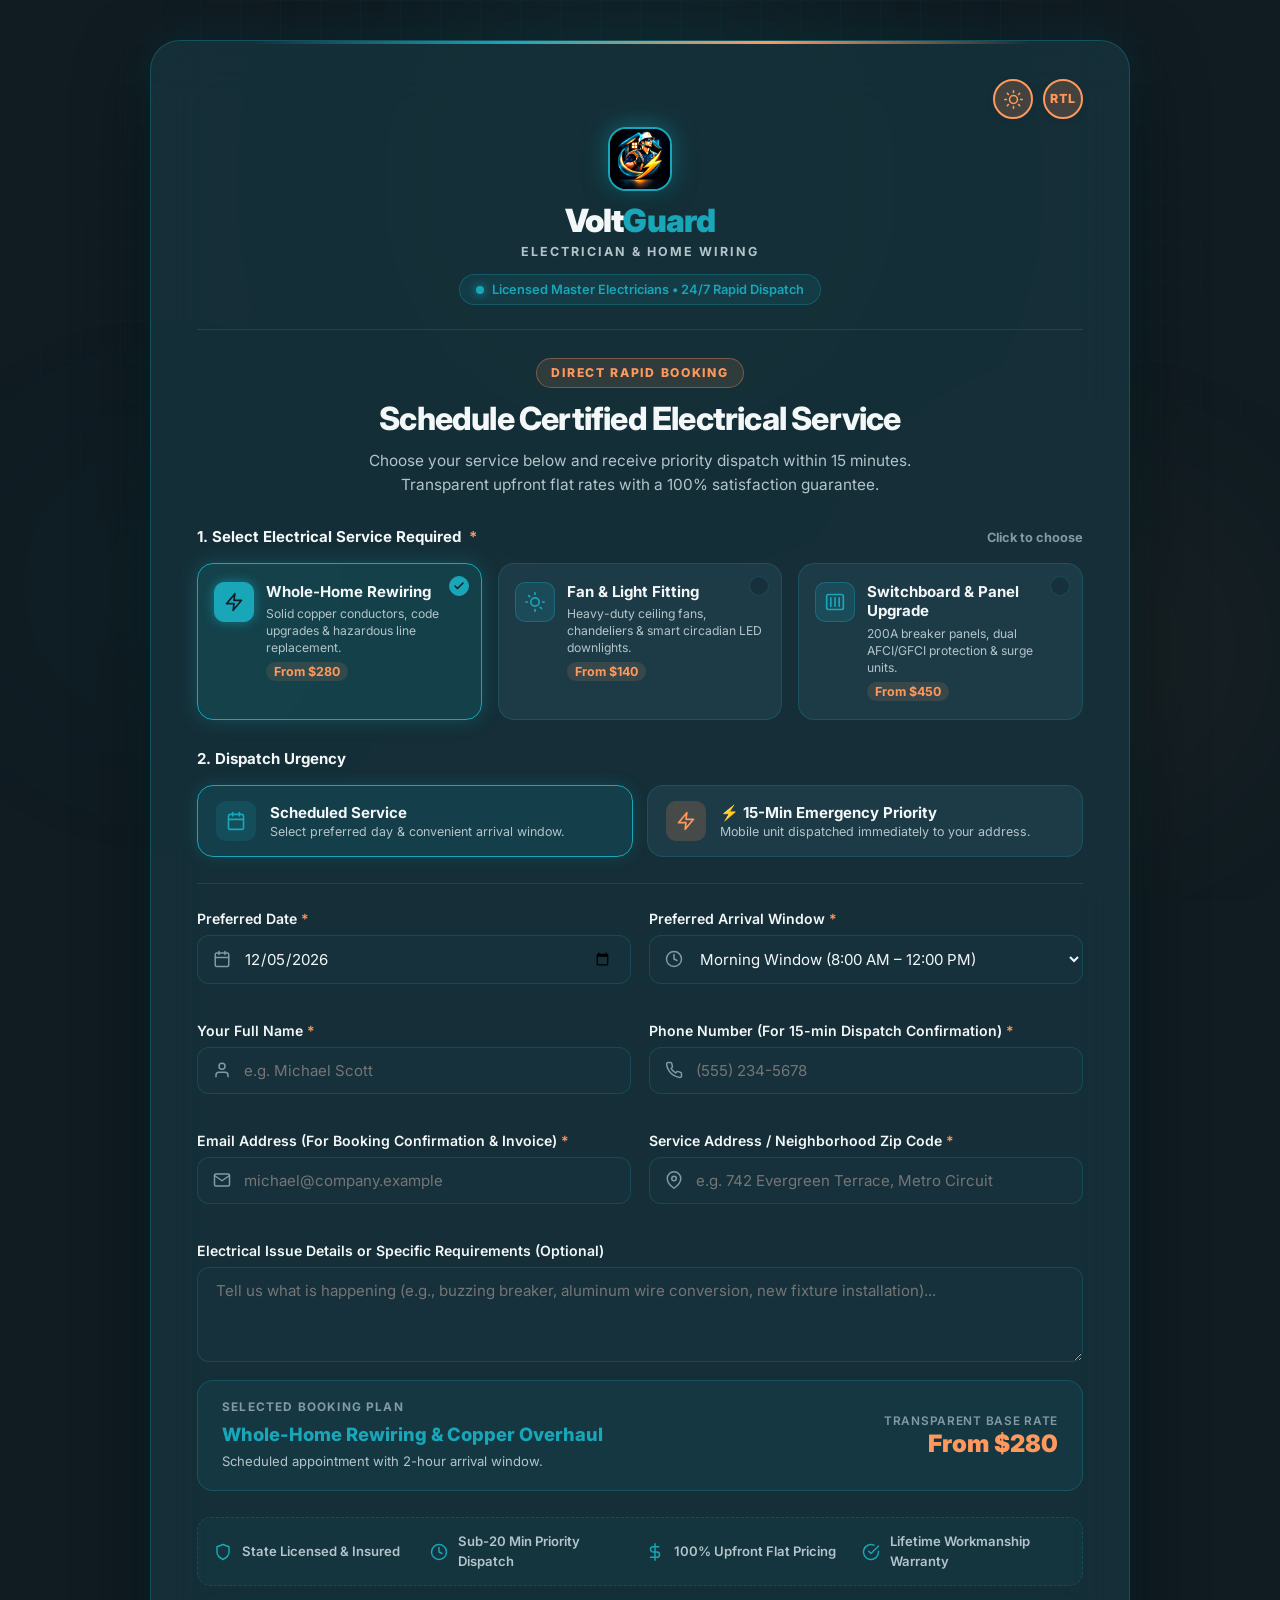
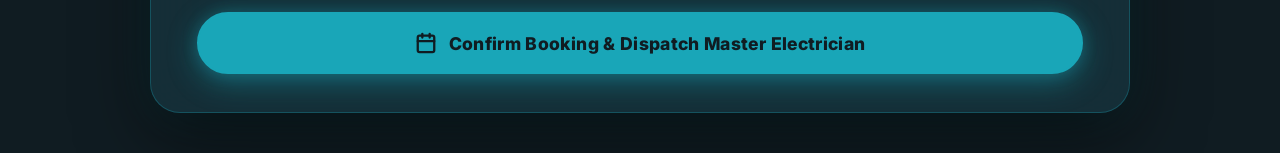
<file: book-a-service.html>
<!DOCTYPE html>
<html lang="en" dir="ltr" data-theme="dark">

<head>
  <meta charset="UTF-8">
  <meta name="viewport" content="width=device-width, initial-scale=1.0">
  <title>Book a Master Electrician Service | VoltGuard Certified Electrical</title>
  <meta name="description"
    content="Book licensed master electricians for rapid residential wiring, switchboard repair, and architectural lighting installations.">

  <!-- Google Fonts: Inter -->
  <link rel="preconnect" href="https://fonts.googleapis.com">
  <link rel="preconnect" href="https://fonts.gstatic.com" crossorigin>
  <link href="https://fonts.googleapis.com/css2?family=Inter:wght@400;500;600;700;800;900&display=swap"
    rel="stylesheet">

  <!-- Favicon -->
  <link rel="icon" type="image/png" href="logo.png">

  <!-- Core Stylesheets & Custom Booking Styling -->
  <link rel="stylesheet" href="index.css">
  <link rel="stylesheet" href="standard_header.css">
  <link rel="stylesheet" href="book-a-service.css">
</head>

<body class="booking-page-body">

  <!-- Luxury Ambient Background Atmosphere -->
  <div class="booking-bg-glows" aria-hidden="true">
    <div class="bg-glow-orb bg-glow-orb-primary"></div>
    <div class="bg-glow-orb bg-glow-orb-secondary"></div>
    <div class="bg-glow-orb bg-glow-orb-accent"></div>
    <div class="bg-grid-mesh"></div>
  </div>

  <!-- Main Booking Terminal -->
  <main class="booking-main-wrapper">
    <div class="booking-card-glass">

      <!-- Card Top Right Toggles: Theme & RTL -->
      <div class="card-top-nav">
        <div class="top-toggles-container">
          <!-- 1. Theme Toggle (40x40 icon button) -->
          <button type="button" class="header-icon-btn theme-btn" id="themeToggleBtn" aria-label="Switch Theme"
            title="Toggle Theme (Dark / Light)">
            <!-- Sun Icon (Active in Dark mode) -->
            <svg class="theme-icon icon-sun" viewBox="0 0 24 24" fill="none" stroke="currentColor" stroke-width="2"
              stroke-linecap="round" stroke-linejoin="round" aria-hidden="true">
              <circle cx="12" cy="12" r="5"></circle>
              <line x1="12" y1="1" x2="12" y2="3"></line>
              <line x1="12" y1="21" x2="12" y2="23"></line>
              <line x1="4.22" y1="4.22" x2="5.64" y2="5.64"></line>
              <line x1="18.36" y1="18.36" x2="19.78" y2="19.78"></line>
              <line x1="1" y1="12" x2="3" y2="12"></line>
              <line x1="21" y1="12" x2="23" y2="12"></line>
              <line x1="4.22" y1="19.78" x2="5.64" y2="18.36"></line>
              <line x1="18.36" y1="5.64" x2="19.78" y2="4.22"></line>
            </svg>
            <!-- Moon Icon (Active in Light mode) -->
            <svg class="theme-icon icon-moon" viewBox="0 0 24 24" fill="none" stroke="currentColor" stroke-width="2"
              stroke-linecap="round" stroke-linejoin="round" aria-hidden="true">
              <path d="M21 12.79A9 9 0 1 1 11.21 3 7 7 0 0 0 21 12.79z"></path>
            </svg>
            <span class="sr-only">Toggle Theme</span>
          </button>

          <!-- 2. RTL Toggle Button (40x40 size) -->
          <button type="button" class="header-icon-btn rtl-btn" id="rtlToggleBtn"
            aria-label="Toggle Right to Left direction" title="Toggle RTL / LTR layout">
            <span class="rtl-label">RTL</span>
            <span class="sr-only">Toggle RTL</span>
          </button>
        </div>
      </div>

      <!-- Center Aligned Logo & Brand Name Inside The Card -->
      <div class="card-brand-center">
        <a href="index.html" class="brand-anchor-center" aria-label="VoltGuard Electrician &amp; Home Wiring">
          <div class="brand-logo-symbol-lg">
            <img src="logo.png" alt="VoltGuard Electrician &amp; Home Wiring Logo" class="brand-logo-img" width="68"
              height="68">
          </div>
          <div class="brand-text-block-center">
            <h1 class="brand-title-lg">Volt<span>Guard</span></h1>
            <span class="brand-subtitle-lg">Electrician &amp; Home Wiring</span>
          </div>
        </a>
        <div class="brand-status-pill">
          <span class="status-live-dot" aria-hidden="true"></span>
          <span>Licensed Master Electricians &bull; 24/7 Rapid Dispatch</span>
        </div>
      </div>

      <!-- View 1: Booking Form -->
      <div id="bookingFormView">
        <div class="booking-header-block">
          <span class="booking-badge-tag">Direct Rapid Booking</span>
          <h2 class="booking-card-title">Schedule Certified Electrical Service</h2>
          <p class="booking-card-subtitle">
            Choose your service below and receive priority dispatch within 15 minutes. Transparent upfront flat rates with a 100% satisfaction guarantee.
          </p>
        </div>

        <form id="voltguardBookingForm" novalidate>
          <input type="hidden" id="selectedServiceInput" value="Whole-Home Rewiring &amp; Copper Overhaul">
          <input type="hidden" id="selectedUrgencyInput" value="standard">

          <!-- 1. Interactive Service Category Selection Grid (3 Core Services) -->
          <div class="section-subtitle-label">
            <span>1. Select Electrical Service Required <span class="req-star">*</span></span>
            <small style="color:var(--text-muted); font-size:0.8rem;">Click to choose</small>
          </div>

          <div class="services-grid-selector">
            <!-- Service 1: Whole-Home Rewiring -->
            <button type="button" class="service-tile-btn selected" data-service-key="wiring"
              data-service-name="Whole-Home Rewiring &amp; Copper Overhaul" data-service-price="From $280"
              aria-pressed="true">
              <div class="service-tile-icon">
                <svg viewBox="0 0 24 24" fill="none" stroke="currentColor" stroke-width="2" stroke-linecap="round"
                  stroke-linejoin="round">
                  <path d="M13 2L3 14h9l-1 8 10-12h-9l1-8z" />
                </svg>
              </div>
              <div class="service-tile-text">
                <span class="service-tile-title">Whole-Home Rewiring</span>
                <span class="service-tile-desc">Solid copper conductors, code upgrades &amp; hazardous line replacement.</span>
                <span class="service-tile-price">From $280</span>
              </div>
              <div class="tile-check-indicator" aria-hidden="true">
                <svg viewBox="0 0 24 24" fill="none" stroke="currentColor" stroke-linecap="round"
                  stroke-linejoin="round">
                  <polyline points="20 6 9 17 4 12"></polyline>
                </svg>
              </div>
            </button>

            <!-- Service 2: Fan & Light Fitting -->
            <button type="button" class="service-tile-btn" data-service-key="fan-light"
              data-service-name="Fan &amp; Architectural Light Fitting" data-service-price="From $140"
              aria-pressed="false">
              <div class="service-tile-icon">
                <svg viewBox="0 0 24 24" fill="none" stroke="currentColor" stroke-width="2" stroke-linecap="round"
                  stroke-linejoin="round">
                  <circle cx="12" cy="12" r="5" />
                  <line x1="12" y1="1" x2="12" y2="3" />
                  <line x1="12" y1="21" x2="12" y2="23" />
                  <line x1="4.22" y1="4.22" x2="5.64" y2="5.64" />
                  <line x1="18.36" y1="18.36" x2="19.78" y2="19.78" />
                  <line x1="1" y1="12" x2="3" y2="12" />
                  <line x1="21" y1="12" x2="23" y2="12" />
                </svg>
              </div>
              <div class="service-tile-text">
                <span class="service-tile-title">Fan &amp; Light Fitting</span>
                <span class="service-tile-desc">Heavy-duty ceiling fans, chandeliers &amp; smart circadian LED downlights.</span>
                <span class="service-tile-price">From $140</span>
              </div>
              <div class="tile-check-indicator" aria-hidden="true">
                <svg viewBox="0 0 24 24" fill="none" stroke="currentColor" stroke-linecap="round"
                  stroke-linejoin="round">
                  <polyline points="20 6 9 17 4 12"></polyline>
                </svg>
              </div>
            </button>

            <!-- Service 3: Switchboard & Panel Upgrade -->
            <button type="button" class="service-tile-btn" data-service-key="switchboard"
              data-service-name="Switchboard Repair &amp; 200A Breaker Upgrades" data-service-price="From $450"
              aria-pressed="false">
              <div class="service-tile-icon">
                <svg viewBox="0 0 24 24" fill="none" stroke="currentColor" stroke-width="2" stroke-linecap="round"
                  stroke-linejoin="round">
                  <rect x="2" y="3" width="20" height="18" rx="2" />
                  <line x1="7" y1="7" x2="7" y2="17" />
                  <line x1="12" y1="7" x2="12" y2="17" />
                  <line x1="17" y1="7" x2="17" y2="17" />
                </svg>
              </div>
              <div class="service-tile-text">
                <span class="service-tile-title">Switchboard &amp; Panel Upgrade</span>
                <span class="service-tile-desc">200A breaker panels, dual AFCI/GFCI protection &amp; surge units.</span>
                <span class="service-tile-price">From $450</span>
              </div>
              <div class="tile-check-indicator" aria-hidden="true">
                <svg viewBox="0 0 24 24" fill="none" stroke="currentColor" stroke-linecap="round"
                  stroke-linejoin="round">
                  <polyline points="20 6 9 17 4 12"></polyline>
                </svg>
              </div>
            </button>
          </div>

          <!-- 2. Urgency Selection (Standard vs 15-Min Priority Dispatch) -->
          <div class="section-subtitle-label">
            <span>2. Dispatch Urgency</span>
          </div>
          <div class="urgency-selection-container">
            <button type="button" class="urgency-card-btn selected" data-urgency="standard">
              <div class="urgency-icon-wrap">
                <svg viewBox="0 0 24 24" fill="none" stroke="currentColor" stroke-width="2" stroke-linecap="round"
                  stroke-linejoin="round">
                  <rect x="3" y="4" width="18" height="18" rx="2" ry="2" />
                  <line x1="16" y1="2" x2="16" y2="6" />
                  <line x1="8" y1="2" x2="8" y2="6" />
                  <line x1="3" y1="10" x2="21" y2="10" />
                </svg>
              </div>
              <div>
                <span class="urgency-title">Scheduled Service</span>
                <span class="urgency-desc">Select preferred day &amp; convenient arrival window.</span>
              </div>
            </button>

            <button type="button" class="urgency-card-btn emergency-tier" data-urgency="emergency">
              <div class="urgency-icon-wrap">
                <svg viewBox="0 0 24 24" fill="none" stroke="currentColor" stroke-width="2" stroke-linecap="round"
                  stroke-linejoin="round">
                  <path d="M13 2L3 14h9l-1 8 10-12h-9l1-8z" />
                </svg>
              </div>
              <div>
                <span class="urgency-title">⚡ 15-Min Emergency Priority</span>
                <span class="urgency-desc">Mobile unit dispatched immediately to your address.</span>
              </div>
            </button>
          </div>

          <div class="form-section-divider"></div>

          <!-- 3. Preferred Date & Time Slot -->
          <div class="form-two-col">
            <div class="form-group-custom">
              <label for="bookingDate" class="form-label-custom">
                Preferred Date <span class="req">*</span>
              </label>
              <div class="input-with-icon">
                <span class="input-icon-left" aria-hidden="true">
                  <svg viewBox="0 0 24 24" fill="none" stroke="currentColor" stroke-width="2" stroke-linecap="round"
                    stroke-linejoin="round">
                    <rect x="3" y="4" width="18" height="18" rx="2" ry="2" />
                    <line x1="16" y1="2" x2="16" y2="6" />
                    <line x1="8" y1="2" x2="8" y2="6" />
                    <line x1="3" y1="10" x2="21" y2="10" />
                  </svg>
                </span>
                <input type="date" id="bookingDate" class="form-control-luxury" required>
              </div>
            </div>

            <div class="form-group-custom">
              <label for="bookingTimeSlot" class="form-label-custom">
                Preferred Arrival Window <span class="req">*</span>
              </label>
              <div class="input-with-icon">
                <span class="input-icon-left" aria-hidden="true">
                  <svg viewBox="0 0 24 24" fill="none" stroke="currentColor" stroke-width="2" stroke-linecap="round"
                    stroke-linejoin="round">
                    <circle cx="12" cy="12" r="10" />
                    <polyline points="12 6 12 12 16 14" />
                  </svg>
                </span>
                <select id="bookingTimeSlot" class="form-control-luxury" required>
                  <option value="Morning (8:00 AM – 12:00 PM)">Morning Window (8:00 AM – 12:00 PM)</option>
                  <option value="Afternoon (12:00 PM – 4:00 PM)">Afternoon Window (12:00 PM – 4:00 PM)</option>
                  <option value="Evening (4:00 PM – 8:00 PM)">Evening Window (4:00 PM – 8:00 PM)</option>
                  <option value="Immediate 24/7 Priority">Immediate Priority (Next Available Mobile Van)</option>
                </select>
              </div>
            </div>
          </div>

          <!-- 4. Contact & Location Information -->
          <div class="form-two-col">
            <div class="form-group-custom">
              <label for="customerName" class="form-label-custom">
                Your Full Name <span class="req">*</span>
              </label>
              <div class="input-with-icon">
                <span class="input-icon-left" aria-hidden="true">
                  <svg viewBox="0 0 24 24" fill="none" stroke="currentColor" stroke-width="2" stroke-linecap="round"
                    stroke-linejoin="round">
                    <path d="M20 21v-2a4 4 0 0 0-4-4H8a4 4 0 0 0-4 4v2" />
                    <circle cx="12" cy="7" r="4" />
                  </svg>
                </span>
                <input type="text" id="customerName" class="form-control-luxury" placeholder="e.g. Michael Scott"
                  required>
              </div>
            </div>

            <div class="form-group-custom">
              <label for="customerPhone" class="form-label-custom">
                Phone Number (For 15-min Dispatch Confirmation) <span class="req">*</span>
              </label>
              <div class="input-with-icon">
                <span class="input-icon-left" aria-hidden="true">
                  <svg viewBox="0 0 24 24" fill="none" stroke="currentColor" stroke-width="2" stroke-linecap="round"
                    stroke-linejoin="round">
                    <path
                      d="M22 16.92v3a2 2 0 0 1-2.18 2 19.79 19.79 0 0 1-8.63-3.07 19.5 19.5 0 0 1-6-6 19.79 19.79 0 0 1-3.07-8.67A2 2 0 0 1 4.11 2h3a2 2 0 0 1 2 1.72 12.84 12.84 0 0 0 .7 2.81 2 2 0 0 1-.45 2.11L8.09 9.91a16 16 0 0 0 6 6l1.27-1.27a2 2 0 0 1 2.11-.45 12.84 12.84 0 0 0 2.81.7A2 2 0 0 1 22 16.92z" />
                  </svg>
                </span>
                <input type="tel" id="customerPhone" class="form-control-luxury" placeholder="(555) 234-5678" required>
              </div>
            </div>
          </div>

          <div class="form-two-col">
            <div class="form-group-custom">
              <label for="customerEmail" class="form-label-custom">
                Email Address (For Booking Confirmation &amp; Invoice) <span class="req">*</span>
              </label>
              <div class="input-with-icon">
                <span class="input-icon-left" aria-hidden="true">
                  <svg viewBox="0 0 24 24" fill="none" stroke="currentColor" stroke-width="2" stroke-linecap="round"
                    stroke-linejoin="round">
                    <path d="M4 4h16c1.1 0 2 .9 2 2v12c0 1.1-.9 2-2 2H4c-1.1 0-2-.9-2-2V6c0-1.1.9-2 2-2z" />
                    <polyline points="22,6 12,13 2,6" />
                  </svg>
                </span>
                <input type="email" id="customerEmail" class="form-control-luxury"
                  placeholder="michael@company.example" required>
              </div>
            </div>

            <div class="form-group-custom">
              <label for="customerAddress" class="form-label-custom">
                Service Address / Neighborhood Zip Code <span class="req">*</span>
              </label>
              <div class="input-with-icon">
                <span class="input-icon-left" aria-hidden="true">
                  <svg viewBox="0 0 24 24" fill="none" stroke="currentColor" stroke-width="2" stroke-linecap="round"
                    stroke-linejoin="round">
                    <path d="M21 10c0 7-9 13-9 13s-9-6-9-13a9 9 0 0 1 18 0z" />
                    <circle cx="12" cy="10" r="3" />
                  </svg>
                </span>
                <input type="text" id="customerAddress" class="form-control-luxury"
                  placeholder="e.g. 742 Evergreen Terrace, Metro Circuit" required>
              </div>
            </div>
          </div>

          <!-- 5. Issue Details -->
          <div class="form-group-custom">
            <label for="projectDetails" class="form-label-custom">
              Electrical Issue Details or Specific Requirements (Optional)
            </label>
            <textarea id="projectDetails" class="form-control-luxury"
              placeholder="Tell us what is happening (e.g., buzzing breaker, aluminum wire conversion, new fixture installation)..."></textarea>
          </div>

          <!-- 6. Live Service Estimate & Summary Banner -->
          <div class="booking-summary-banner">
            <div class="summary-details">
              <span class="summary-label">Selected Booking Plan</span>
              <span class="summary-service-name" id="summaryServiceName">Whole-Home Rewiring &amp; Copper Overhaul</span>
              <span class="summary-dispatch-note" id="summaryDispatchNote">Scheduled appointment with 2-hour arrival window.</span>
            </div>
            <div class="summary-price-box">
              <span class="summary-estimate-caption">Transparent Base Rate</span>
              <span class="summary-estimate-val" id="summaryEstimateVal">From $280</span>
            </div>
          </div>

          <!-- 7. Trust Badges Strip -->
          <div class="trust-badges-strip" aria-label="VoltGuard Guarantees">
            <div class="trust-badge-item">
              <svg viewBox="0 0 24 24" fill="none" stroke="currentColor" stroke-width="2" stroke-linecap="round"
                stroke-linejoin="round">
                <path d="M12 22s8-4 8-10V5l-8-3-8 3v7c0 6 8 10 8 10z" />
              </svg>
              <span>State Licensed &amp; Insured</span>
            </div>
            <div class="trust-badge-item">
              <svg viewBox="0 0 24 24" fill="none" stroke="currentColor" stroke-width="2" stroke-linecap="round"
                stroke-linejoin="round">
                <circle cx="12" cy="12" r="10" />
                <polyline points="12 6 12 12 16 14" />
              </svg>
              <span>Sub-20 Min Priority Dispatch</span>
            </div>
            <div class="trust-badge-item">
              <svg viewBox="0 0 24 24" fill="none" stroke="currentColor" stroke-width="2" stroke-linecap="round"
                stroke-linejoin="round">
                <line x1="12" y1="1" x2="12" y2="23" />
                <path d="M17 5H9.5a3.5 3.5 0 0 0 0 7h5a3.5 3.5 0 0 1 0 7H6" />
              </svg>
              <span>100% Upfront Flat Pricing</span>
            </div>
            <div class="trust-badge-item">
              <svg viewBox="0 0 24 24" fill="none" stroke="currentColor" stroke-width="2" stroke-linecap="round"
                stroke-linejoin="round">
                <path d="M22 11.08V12a10 10 0 1 1-5.93-9.14" />
                <polyline points="22 4 12 14.01 9 11.01" />
              </svg>
              <span>Lifetime Workmanship Warranty</span>
            </div>
          </div>

          <!-- Submit Button -->
          <button type="submit" class="submit-booking-btn">
            <svg viewBox="0 0 24 24" fill="none" stroke="currentColor" stroke-width="2.5" stroke-linecap="round"
              stroke-linejoin="round" aria-hidden="true">
              <rect x="3" y="4" width="18" height="18" rx="2" ry="2" />
              <line x1="16" y1="2" x2="16" y2="6" />
              <line x1="8" y1="2" x2="8" y2="6" />
              <line x1="3" y1="10" x2="21" y2="10"></line>
            </svg>
            <span>Confirm Booking &amp; Dispatch Master Electrician</span>
          </button>
        </form>
      </div>

      <!-- View 2: Interactive Instant Booking Success Screen -->
      <div id="bookingSuccessView" class="booking-success-view">
        <div class="success-badge-symbol" aria-hidden="true">
          <svg viewBox="0 0 24 24" fill="none" stroke="currentColor" stroke-width="2.5" stroke-linecap="round"
            stroke-linejoin="round">
            <polyline points="20 6 9 17 4 12"></polyline>
          </svg>
        </div>
        <h2 class="success-title">Your Service Request is Confirmed!</h2>
        <p class="success-subtitle">
          A licensed VoltGuard master electrician has been notified. Our rapid dispatch supervisor is preparing the mobile van and will call you within 15 minutes to confirm technician arrival.
        </p>

        <!-- Digital Booking Pass / Receipt -->
        <div class="booking-ticket-card">
          <div class="ticket-header-row">
            <span class="ticket-ref-title">Dispatch Reference Code</span>
            <span class="ticket-ref-number" id="ticketRefNumber">VG-2026-8941</span>
          </div>
          <div class="ticket-data-grid">
            <div class="ticket-data-item">
              <span class="t-label">Service Type</span>
              <span class="t-value" id="ticketService">Whole-Home Rewiring</span>
            </div>
            <div class="ticket-data-item">
              <span class="t-label">Appointment Time</span>
              <span class="t-value" id="ticketDateTime">Today &bull; Morning Window</span>
            </div>
            <div class="ticket-data-item">
              <span class="t-label">Service Location</span>
              <span class="t-value" id="ticketAddress">742 Evergreen Terrace</span>
            </div>
            <div class="ticket-data-item">
              <span class="t-label">Contact Client</span>
              <span class="t-value" id="ticketContact">Michael Scott ((555) 234-5678)</span>
            </div>
          </div>
        </div>

        <div class="success-actions-row">
          <a href="tel:8005550199" class="submit-booking-btn" style="width:auto; padding: 14px 28px;">
            <svg viewBox="0 0 24 24" fill="none" stroke="currentColor" stroke-width="2.2" stroke-linecap="round"
              stroke-linejoin="round">
              <path
                d="M22 16.92v3a2 2 0 0 1-2.18 2 19.79 19.79 0 0 1-8.63-3.07 19.5 19.5 0 0 1-6-6 19.79 19.79 0 0 1-3.07-8.67A2 2 0 0 1 4.11 2h3a2 2 0 0 1 2 1.72 12.84 12.84 0 0 0 .7 2.81 2 2 0 0 1-.45 2.11L8.09 9.91a16 16 0 0 0 6 6l1.27-1.27a2 2 0 0 1 2.11-.45 12.84 12.84 0 0 0 2.81.7A2 2 0 0 1 22 16.92z" />
            </svg>
            <span>Direct 24/7 Hotline: (800) 555-0199</span>
          </a>

          <a href="index.html" class="btn-secondary-custom">
            <span>Return to Homepage</span>
          </a>
        </div>
      </div>

    </div>
  </main>

  <!-- Interactive Toast Notification -->
  <div class="toast-notification" id="toastNotification" role="alert" aria-live="polite">
    <div class="toast-indicator-dot" aria-hidden="true"></div>
    <span class="toast-message" id="toastMessage">Notification</span>
  </div>

  <!-- Custom Booking Page Script -->
  <script src="book-a-service.js"></script>
</body>

</html>
</file>
<file: index.css>
/**
 * ============================================================================
 * VOLTGUARD — ELECTRICIAN & HOME WIRING SERVICE
 * Master Stylesheet (Home 1 Edition)
 *
 * Strict Design System Palette:
 *  - Light Mode:
 *      Primary: #007C91 (Ocean Cyan — Header, navigation, links)
 *      Secondary: #FF8A3D (Tangerine — CTA buttons, highlights)
 *      Background: #EAF8FA (Pale Aqua — Hero and section backgrounds)
 *      Surface: #FFFFFF (Pure White — Cards, forms, content)
 *      Text: #16313B (Deep Slate — Headings and body text)
 *      Muted Text: #526873 (Descriptions and supporting text)
 *  - Dark Mode:
 *      Primary: #19A6B8 (Ocean Cyan — Header accents, links, active states)
 *      Secondary: #FF985C (Tangerine — CTA buttons, highlights)
 *      Background: #101C22 (Midnight Teal — Main page background)
 *      Surface: #16313B (Deep Teal — Cards, navigation panels)
 *      Text: #F3F7F8 (Soft White — Headings and body text)
 *      Muted Text: #B3C4CA (Descriptions and supporting text)
 * ============================================================================
 */

/* --------------------------------------------------------------------------
   1. Design Tokens & CSS Custom Properties
   -------------------------------------------------------------------------- */
:root {
  /* Dark Mode Palette (Default) */
  --color-primary: #19A6B8;
  --color-primary-hover: #22BCD0;
  --color-primary-rgb: 25, 166, 184;

  --color-secondary: #FF985C;
  --color-secondary-hover: #FFAF7D;
  --color-secondary-rgb: 255, 152, 92;

  --bg-page: #101C22;
  --bg-surface: #16313B;
  --bg-surface-elevated: #1D3B47;
  --bg-surface-subtle: rgba(25, 166, 184, 0.08);

  --text-primary: #F3F7F8;
  --text-secondary: #B3C4CA;
  --text-muted: #829AA3;

  --border-color: rgba(25, 166, 184, 0.22);
  --border-focus: #19A6B8;

  /* Semantic Footer Tokens (Dark Mode) */
  --bg-footer: #0C161B;
  --bg-footer-bottom: #080F13;
  --footer-heading-color: #F3F7F8;
  --footer-text-color: #B3C4CA;
  --footer-link-color: #B3C4CA;
  --footer-link-hover: #19A6B8;
  --footer-border: rgba(25, 166, 184, 0.18);

  /* Indicators & Status Accents (Strictly Primary & Secondary) */
  --accent-gold: #FF985C;
  --accent-cyan: #19A6B8;
  --accent-success: #19A6B8;
  --accent-danger: #FF985C;

  /* Typography */
  --font-family-base: 'Inter', -apple-system, BlinkMacSystemFont, "Segoe UI", Roboto, sans-serif;

  /* Elevation Shadows */
  --shadow-sm: 0 2px 8px rgba(0, 0, 0, 0.45);
  --shadow-md: 0 8px 24px rgba(0, 0, 0, 0.55);
  --shadow-lg: 0 16px 40px rgba(0, 0, 0, 0.65);
  --shadow-glow: 0 0 25px rgba(25, 166, 184, 0.35);
  --shadow-glow-intense: 0 0 35px rgba(25, 166, 184, 0.55);
  --shadow-primary-glow: 0 0 24px rgba(25, 166, 184, 0.35);
  --shadow-secondary-glow: 0 0 20px rgba(255, 152, 92, 0.45);

  /* Layout Constants */
  --header-height: 68px;
  --max-width-container: 1240px;
  --container-gutter: 24px;

  /* Radii */
  --radius-sm: 8px;
  --radius-md: 12px;
  --radius-lg: 18px;
  --radius-xl: 24px;
  --radius-pill: 9999px;

  /* Transitions */
  --transition-fast: 0.18s cubic-bezier(0.16, 1, 0.3, 1);
  --transition-normal: 0.28s cubic-bezier(0.16, 1, 0.3, 1);
  --transition-slow: 0.45s cubic-bezier(0.16, 1, 0.3, 1);
}

/* Light Mode Tokens (Ocean Cyan & Tangerine on Pale Aqua) */
[data-theme="light"] {
  --color-primary: #007C91;
  --color-primary-hover: #0093AB;
  --color-primary-rgb: 0, 124, 145;

  --color-secondary: #FF8A3D;
  --color-secondary-hover: #FF9D57;
  --color-secondary-rgb: 255, 138, 61;

  --bg-page: #EAF8FA;
  --bg-surface: #FFFFFF;
  --bg-surface-elevated: #F4FBFC;
  --bg-surface-subtle: rgba(0, 124, 145, 0.06);

  --text-primary: #16313B;
  --text-secondary: #526873;
  --text-muted: #738A95;

  --border-color: rgba(0, 124, 145, 0.18);
  --border-focus: #007C91;

  /* Semantic Footer Tokens (Light Mode) */
  --bg-footer: #FFFFFF;
  --bg-footer-bottom: #EAF8FA;
  --footer-heading-color: #16313B;
  --footer-text-color: #526873;
  --footer-link-color: #526873;
  --footer-link-hover: #007C91;
  --footer-border: rgba(0, 124, 145, 0.16);

  /* Indicators & Accents - Strictly Primary & Secondary */
  --accent-gold: #FF8A3D;
  --accent-cyan: #007C91;
  --accent-success: #007C91;
  --accent-danger: #FF8A3D;

  /* Elevation Shadows (Light Mode) */
  --shadow-sm: 0 2px 8px rgba(22, 49, 59, 0.06);
  --shadow-md: 0 8px 24px rgba(22, 49, 59, 0.1);
  --shadow-lg: 0 16px 40px rgba(22, 49, 59, 0.14);
  --shadow-glow: 0 0 25px rgba(0, 124, 145, 0.2);
  --shadow-glow-intense: 0 0 35px rgba(0, 124, 145, 0.35);
  --shadow-primary-glow: 0 0 20px rgba(0, 124, 145, 0.25);
  --shadow-secondary-glow: 0 0 18px rgba(255, 138, 61, 0.3);
}

/* --------------------------------------------------------------------------
   2. Reset & Base Styles
   -------------------------------------------------------------------------- */
*,
*::before,
*::after {
  box-sizing: border-box;
  margin: 0;
  padding: 0;
}

html {
  font-family: var(--font-family-base);
  font-size: 16px;
  line-height: 1.5;
  scroll-behavior: smooth;
  scroll-padding-top: 80px;
  -webkit-text-size-adjust: 100%;
}

section[id],
[id] {
  scroll-margin-top: 80px;
}

body {
  background-color: var(--bg-page);
  color: var(--text-primary);
  min-height: 100vh;
  display: flex;
  flex-direction: column;
  transition: background-color var(--transition-normal), color var(--transition-normal);
  overflow-x: hidden;
  position: relative;
}

a {
  color: inherit;
  text-decoration: none;
  transition: color var(--transition-fast), border-color var(--transition-fast), background-color var(--transition-fast);
}

button {
  font-family: inherit;
  cursor: pointer;
  border: none;
  background: transparent;
}

input,
select,
textarea {
  font-family: inherit;
  font-size: inherit;
  color: inherit;
}

img {
  max-width: 100%;
  height: auto;
  display: block;
}

/* --------------------------------------------------------------------------
   3. Containers & Global Layout
   -------------------------------------------------------------------------- */
.header-container {
  width: 100%;
  max-width: var(--max-width-container);
  margin-left: auto;
  margin-right: auto;
  padding-left: var(--container-gutter);
  padding-right: var(--container-gutter);
}

.section-container {
  padding-top: 80px;
  padding-bottom: 80px;
  position: relative;
}

.section-header-center {
  text-align: center;
  max-width: 720px;
  margin: 0 auto 52px;
}

.section-tag {
  display: inline-block;
  font-size: 0.76rem;
  font-weight: 700;
  text-transform: uppercase;
  letter-spacing: 0.12em;
  color: var(--color-primary);
  background: rgba(var(--color-primary-rgb), 0.1);
  padding: 6px 14px;
  border-radius: var(--radius-pill);
  margin-bottom: 14px;
  border: 1px solid rgba(var(--color-primary-rgb), 0.2);
}

.section-title {
  font-size: clamp(1.85rem, 3.2vw, 2.5rem);
  font-weight: 800;
  letter-spacing: -0.02em;
  color: var(--text-primary);
  line-height: 1.22;
  margin-bottom: 14px;
}

.section-subtitle {
  font-size: 1.05rem;
  color: var(--text-secondary);
  line-height: 1.6;
}

.gradient-text {
  background: linear-gradient(135deg, var(--color-primary) 0%, var(--color-secondary) 100%);
  -webkit-background-clip: text;
  -webkit-text-fill-color: transparent;
}

/* --------------------------------------------------------------------------
   4. Buttons System (Primary & Secondary Standard)
   -------------------------------------------------------------------------- */
.btn {
  display: inline-flex;
  align-items: center;
  justify-content: center;
  gap: 8px;
  font-size: 0.92rem;
  font-weight: 700;
  padding: 11px 22px;
  border-radius: var(--radius-pill);
  transition: all var(--transition-fast);
  white-space: nowrap;
  line-height: 1.2;
}

.btn-primary {
  background-color: var(--color-primary);
  border: 1.5px solid var(--color-primary);
  color: #101C22;
  box-shadow: 0 4px 16px rgba(var(--color-primary-rgb), 0.35);
}

[data-theme="light"] .btn-primary {
  color: #FFFFFF;
}

.btn-primary:hover {
  background-color: var(--color-primary-hover);
  border-color: var(--color-primary-hover);
  transform: translateY(-2px);
  box-shadow: 0 6px 22px rgba(var(--color-primary-rgb), 0.50);
}

.btn-secondary {
  background: transparent;
  color: var(--color-primary);
  border: 1.5px solid var(--color-primary);
}

.btn-secondary:hover {
  border-color: var(--color-primary-hover);
  color: var(--color-primary-hover);
  background: rgba(var(--color-primary-rgb), 0.12);
  transform: translateY(-2px);
}

.btn-block {
  width: 100%;
}

.btn-arrow-icon {
  transition: transform var(--transition-fast);
}

.btn:hover .btn-arrow-icon {
  transform: translateX(4px);
}

/* --------------------------------------------------------------------------
   5. Site Header & Navigation Bar
   -------------------------------------------------------------------------- */
.site-header {
  position: sticky;
  top: 0;
  z-index: 1000;
  height: var(--header-height);
  background: rgba(16, 28, 34, 0.94);
  backdrop-filter: blur(14px);
  -webkit-backdrop-filter: blur(14px);
  border-bottom: 1px solid var(--border-color);
  transition: background-color var(--transition-normal), border-color var(--transition-normal);
}

[data-theme="light"] .site-header {
  background: rgba(234, 248, 250, 0.96);
}

.header-layout {
  height: 100%;
  display: flex;
  align-items: center;
  justify-content: space-between;
  gap: 20px;
}

/* Brand Identity (Logo & Typography) */
.brand-identity {
  display: inline-flex;
  align-items: center;
  gap: 12px;
  text-decoration: none;
  flex-shrink: 0;
}

.brand-logo-symbol {
  width: 52px;
  height: 52px;
  min-width: 52px;
  display: flex;
  align-items: center;
  justify-content: center;
  position: relative;
  flex-shrink: 0;
  border-radius: 14px;
  overflow: hidden;
  border: 2px solid var(--color-primary);
  background: #0B161B;
  box-shadow: 0 4px 14px rgba(0, 124, 145, 0.28), 0 2px 6px rgba(16, 30, 38, 0.15);
}

[data-theme="dark"] .brand-logo-symbol,
:root:not([data-theme="light"]) .brand-logo-symbol {
  background: #081116;
  border: 2px solid var(--color-primary);
  box-shadow: 0 0 16px rgba(var(--color-primary-rgb), 0.55), 0 0 32px rgba(var(--color-primary-rgb), 0.2), 0 2px 8px rgba(0, 0, 0, 0.6);
}

[data-theme="light"] .brand-logo-symbol {
  background: #0B161B;
  border: 2px solid var(--color-primary);
  box-shadow: 0 4px 14px rgba(0, 124, 145, 0.28), 0 2px 6px rgba(16, 30, 38, 0.15);
}

.brand-logo-img {
  width: 100%;
  height: 100%;
  object-fit: cover;
  display: block;
  border-radius: 12px;
  filter: contrast(1.10) brightness(1.08);
}

.footer-brand .brand-logo-symbol {
  width: 56px;
  height: 56px;
  min-width: 56px;
  border-radius: 14px;
}

.logo-svg {
  width: 100%;
  height: 100%;
}

.logo-bg-rect {
  fill: var(--bg-surface);
  stroke: var(--border-color);
  stroke-width: 1;
}

.brand-text-block {
  display: flex;
  flex-direction: column;
  justify-content: center;
  line-height: 1;
}

.brand-title {
  font-size: 1.25rem;
  font-weight: 800;
  letter-spacing: -0.02em;
  color: var(--text-primary);
  line-height: 1.15;
  margin: 0;
}

.brand-title span {
  color: var(--color-primary);
}

.brand-subtitle {
  font-size: 0.68rem;
  font-weight: 600;
  text-transform: uppercase;
  letter-spacing: 0.08em;
  color: var(--text-secondary);
  line-height: 1.2;
  margin-top: 3px;
}

.modal-brand-logo-img {
  width: 30px;
  height: 30px;
  border-radius: 8px;
  overflow: hidden;
  object-fit: cover;
  display: inline-block;
  vertical-align: middle;
  background: #101C22;
  border: 1px solid rgba(var(--color-primary-rgb), 0.35);
  box-shadow: 0 2px 6px rgba(0, 0, 0, 0.25);
}

/* Middle: Desktop Nav */
.desktop-nav {
  display: flex;
  align-items: center;
}

.nav-list {
  display: flex;
  align-items: center;
  gap: 28px;
  list-style: none;
}

.nav-item {
  position: relative;
}

.nav-link {
  font-size: 0.94rem;
  font-weight: 500;
  color: var(--text-secondary);
  padding: 8px 0;
  display: inline-flex;
  align-items: center;
  gap: 5px;
  position: relative;
  background: transparent;
  border: none;
  cursor: pointer;
  transition: color var(--transition-fast);
}

.nav-link:hover {
  color: var(--color-primary);
}

.nav-link.active-page {
  color: var(--color-primary);
  font-weight: 700;
}

.nav-link.active-page::after {
  content: '';
  position: absolute;
  bottom: -2px;
  left: 0;
  right: 0;
  height: 2.5px;
  background-color: var(--color-primary);
  border-radius: var(--radius-pill);
  box-shadow: 0 0 10px rgba(var(--color-primary-rgb), 0.5);
}

.nav-live-dot {
  width: 7px;
  height: 7px;
  border-radius: 50%;
  background-color: var(--accent-success);
  box-shadow: 0 0 8px var(--accent-success);
  animation: livePulse 2s infinite ease-in-out;
}

@keyframes livePulse {

  0%,
  100% {
    opacity: 1;
    transform: scale(1);
  }

  50% {
    opacity: 0.4;
    transform: scale(0.85);
  }
}

/* --------------------------------------------------------------------------
   Simple & Classy Home Dropdown Button & Menu
   -------------------------------------------------------------------------- */
.has-dropdown {
  position: relative;
  display: inline-flex;
  align-items: center;
}

.home-dropdown-trigger {
  font-size: 0.94rem;
  font-weight: 500;
  color: var(--text-secondary);
  padding: 8px 0;
  display: inline-flex;
  align-items: center;
  gap: 5px;
  position: relative;
  background: transparent;
  border: none;
  cursor: pointer;
  line-height: inherit;
  transition: color var(--transition-fast);
}

.home-dropdown-trigger:hover,
.has-dropdown.open .home-dropdown-trigger {
  color: var(--color-primary);
}

.home-dropdown-trigger.active-page {
  color: var(--color-primary);
  font-weight: 700;
}

.home-dropdown-trigger.active-page::after {
  content: '';
  position: absolute;
  bottom: -2px;
  left: 0;
  right: 0;
  height: 2.5px;
  background-color: var(--color-primary);
  border-radius: var(--radius-pill);
  box-shadow: 0 0 10px rgba(var(--color-primary-rgb), 0.5);
}

.dropdown-chevron {
  width: 14px;
  height: 14px;
  transition: transform var(--transition-fast);
  flex-shrink: 0;
}

.has-dropdown.open .dropdown-chevron,
.has-dropdown:hover .dropdown-chevron {
  transform: rotate(180deg);
}

.dropdown-menu.classy-home-dropdown {
  position: absolute;
  top: calc(100% + 10px);
  left: 0;
  min-width: 236px;
  background: rgba(22, 49, 59, 0.96);
  backdrop-filter: blur(20px);
  -webkit-backdrop-filter: blur(20px);
  border: 1px solid rgba(var(--color-primary-rgb), 0.25);
  border-radius: 14px;
  box-shadow: 0 14px 36px rgba(0, 0, 0, 0.6), 0 0 20px rgba(var(--color-primary-rgb), 0.15);
  padding: 8px;
  opacity: 0;
  visibility: hidden;
  transform: translateY(8px);
  transition: all 0.24s cubic-bezier(0.16, 1, 0.3, 1);
  z-index: 1000;
  pointer-events: none;
}

/* Invisible Hover Bridge to ensure smooth mouse movement */
.dropdown-menu.classy-home-dropdown::before {
  content: '';
  position: absolute;
  top: -14px;
  left: 0;
  right: 0;
  height: 16px;
  background: transparent;
}

[data-theme="light"] .dropdown-menu.classy-home-dropdown {
  background: rgba(255, 255, 255, 0.98);
  border: 1px solid rgba(0, 124, 145, 0.22);
  box-shadow: 0 14px 32px rgba(22, 49, 59, 0.12), 0 0 16px rgba(var(--color-primary-rgb), 0.08);
}

.has-dropdown.open .dropdown-menu.classy-home-dropdown,
.has-dropdown:hover .dropdown-menu.classy-home-dropdown {
  opacity: 1;
  visibility: visible;
  transform: translateY(0);
  pointer-events: auto;
}

.dropdown-pointer {
  position: absolute;
  top: -6px;
  left: 28px;
  width: 12px;
  height: 12px;
  background: inherit;
  border-left: 1px solid rgba(var(--color-primary-rgb), 0.25);
  border-top: 1px solid rgba(var(--color-primary-rgb), 0.25);
  transform: rotate(45deg);
  z-index: 1;
}

[dir="rtl"] .dropdown-pointer {
  left: auto;
  right: 28px;
}

.dropdown-list {
  list-style: none;
  display: flex;
  flex-direction: column;
  gap: 5px;
  position: relative;
  z-index: 2;
}

.dropdown-item {
  display: flex;
  align-items: center;
  gap: 12px;
  padding: 9px 12px;
  border-radius: 10px;
  color: var(--text-primary);
  transition: all var(--transition-fast);
  text-decoration: none;
  position: relative;
}

.dropdown-item:hover {
  background: rgba(var(--color-primary-rgb), 0.12);
  color: var(--color-primary);
  transform: translateX(3px);
}

[dir="rtl"] .dropdown-item:hover {
  transform: translateX(-3px);
}

.dropdown-item.active-variant {
  background: rgba(var(--color-primary-rgb), 0.14);
  color: var(--color-primary);
}

.dropdown-item-symbol {
  width: 32px;
  height: 32px;
  border-radius: 8px;
  background: var(--bg-surface-elevated);
  display: flex;
  align-items: center;
  justify-content: center;
  color: var(--color-primary);
  flex-shrink: 0;
  transition: all var(--transition-fast);
  border: 1px solid var(--border-color);
}

.dropdown-item:hover .dropdown-item-symbol,
.dropdown-item.active-variant .dropdown-item-symbol {
  background: rgba(var(--color-primary-rgb), 0.2);
  border-color: var(--color-primary);
  color: var(--color-primary);
}

.dropdown-item-symbol svg {
  width: 17px;
  height: 17px;
}

.dropdown-item-info {
  display: flex;
  flex-direction: column;
  gap: 2px;
  flex: 1;
}

.dropdown-item-name {
  font-size: 0.88rem;
  font-weight: 700;
  color: var(--text-primary);
  line-height: 1.2;
}

.dropdown-item:hover .dropdown-item-name,
.dropdown-item.active-variant .dropdown-item-name {
  color: var(--color-primary);
}

.dropdown-item-caption {
  font-size: 0.72rem;
  color: var(--text-secondary);
  line-height: 1.2;
}

.dropdown-active-indicator {
  width: 7px;
  height: 7px;
  border-radius: 50%;
  background: var(--accent-success);
  box-shadow: 0 0 8px var(--accent-success);
  flex-shrink: 0;
}

/* Accessibility Screen Reader Only Utility */
.sr-only {
  position: absolute !important;
  width: 1px !important;
  height: 1px !important;
  padding: 0 !important;
  margin: -1px !important;
  overflow: hidden !important;
  clip: rect(0, 0, 0, 0) !important;
  white-space: nowrap !important;
  border: 0 !important;
}

/* Header Right: Icon Buttons (Strictly 40x40 Size with Secondary Colour Accent) */
.header-actions {
  display: flex;
  align-items: center;
  gap: 12px;
}

.header-icon-btn {
  width: 40px;
  height: 40px;
  min-width: 40px;
  border-radius: 50%;
  display: inline-flex;
  align-items: center;
  justify-content: center;
  border: 2px solid var(--color-secondary) !important;
  background: rgba(var(--color-secondary-rgb), 0.12);
  color: var(--color-secondary);
  transition: all var(--transition-fast);
  cursor: pointer;
  padding: 0;
  box-shadow: 0 2px 8px rgba(0, 0, 0, 0.06);
}

.header-icon-btn:hover {
  background: var(--color-secondary);
  color: #FFFFFF;
  border-color: var(--color-secondary) !important;
  box-shadow: 0 0 16px rgba(var(--color-secondary-rgb), 0.45);
  transform: translateY(-2px);
}

.header-icon-btn:active {
  transform: scale(0.94);
}

.header-icon-btn:hover .theme-icon,
.header-icon-btn:hover .rtl-label,
.header-icon-btn:hover svg {
  color: #FFFFFF;
  stroke: #FFFFFF;
}

.theme-icon {
  width: 19px;
  height: 19px;
  color: var(--color-secondary);
  transition: color var(--transition-fast);
}

[data-theme="dark"] .icon-moon {
  display: none !important;
}

[data-theme="dark"] .icon-sun {
  display: block !important;
  color: var(--color-secondary);
}

[data-theme="light"] .icon-sun {
  display: none !important;
}

[data-theme="light"] .icon-moon {
  display: block !important;
  color: var(--color-secondary);
}

[data-theme="dark"] .header-icon-btn {
  border-color: var(--color-secondary);
  background: rgba(var(--color-secondary-rgb), 0.20);
  color: var(--color-secondary);
}

[data-theme="dark"] .header-icon-btn .theme-icon,
[data-theme="dark"] .header-icon-btn .rtl-label {
  color: var(--color-secondary);
}

[data-theme="dark"] .header-icon-btn:hover {
  background: var(--color-secondary);
  color: #101C22;
}

[data-theme="dark"] .header-icon-btn:hover .theme-icon,
[data-theme="dark"] .header-icon-btn:hover .rtl-label {
  color: #101C22;
}

.rtl-label {
  font-size: 0.78rem;
  font-weight: 800;
  letter-spacing: 0.06em;
  color: var(--color-secondary);
  line-height: 1;
  text-transform: uppercase;
  transition: color var(--transition-fast);
  user-select: none;
}

.rtl-icon {
  width: 19px;
  height: 19px;
}

.header-cta-btn {
  background: var(--color-primary) !important;
  border: 1.5px solid var(--color-primary) !important;
  color: #101C22 !important;
  box-shadow: 0 4px 16px rgba(var(--color-primary-rgb), 0.35);
  transition: all var(--transition-fast);
}

[data-theme="light"] .header-cta-btn {
  color: #FFFFFF !important;
}

.header-cta-btn:hover {
  background: var(--color-primary-hover) !important;
  border-color: var(--color-primary-hover) !important;
  box-shadow: 0 6px 22px rgba(var(--color-primary-rgb), 0.50);
  transform: translateY(-2px);
}

/* Mobile Menu Button */
.mobile-menu-btn {
  display: none;
  width: 40px;
  height: 40px;
  border-radius: var(--radius-sm);
  border: 1px solid var(--border-color);
  background: var(--bg-surface);
  flex-direction: column;
  align-items: center;
  justify-content: center;
  gap: 5px;
}

.hamburger-bar {
  width: 20px;
  height: 2px;
  background-color: var(--text-primary);
  border-radius: 2px;
}

/* --------------------------------------------------------------------------
   6. SECTION 1: HERO BANNER (Left Paratext, Right Image Alignment 2 - Fits Screen)
   -------------------------------------------------------------------------- */
.hero-section {
  position: relative;
  overflow: hidden;
  background: var(--bg-page);
  padding: 30px 0;
  display: flex;
  align-items: center;
}

/* Desktop: Screen-Fit Viewport Height */
@media screen and (min-width: 1024px) {
  .hero-section {
    height: calc(100vh - var(--header-height));
    min-height: 600px;
    max-height: 840px;
    padding: 12px 0;
  }
}

.hero-container {
  height: 100%;
  display: flex;
  align-items: center;
}

.hero-grid {
  display: grid;
  grid-template-columns: 1.1fr 0.9fr;
  align-items: center;
  gap: 40px;
  width: 100%;
}

.hero-content {
  display: flex;
  flex-direction: column;
  justify-content: center;
}

.hero-badge-pill {
  display: inline-flex;
  align-items: center;
  gap: 8px;
  font-size: 0.74rem;
  font-weight: 700;
  letter-spacing: 0.09em;
  text-transform: uppercase;
  color: var(--color-primary);
  background: rgba(var(--color-primary-rgb), 0.08);
  padding: 6px 14px;
  border-radius: var(--radius-pill);
  border: 1px solid rgba(var(--color-primary-rgb), 0.2);
  width: fit-content;
  margin-bottom: 16px;
}

.hero-heading {
  font-size: clamp(2.1rem, 3.4vw, 3.3rem);
  font-weight: 900;
  line-height: 1.15;
  letter-spacing: -0.025em;
  color: var(--text-primary);
  margin-bottom: 14px;
}

.hero-heading .hero-highlight {
  display: block;
}

.hero-description {
  font-size: clamp(0.92rem, 1.15vw, 1.05rem);
  color: var(--text-secondary);
  line-height: 1.55;
  max-width: 530px;
  margin-bottom: 22px;
}

.hero-actions-row {
  display: flex;
  align-items: center;
  gap: 14px;
  margin-bottom: 22px;
  flex-wrap: wrap;
}

/* 4 Core Hero Sub-Features Row (Faithful to Primary Design Mock) */
.hero-subfeatures-grid {
  display: grid;
  grid-template-columns: repeat(4, 1fr);
  gap: 12px;
  margin-bottom: 20px;
  width: 100%;
  max-width: 540px;
}

.hero-subfeature-card {
  display: flex;
  flex-direction: column;
  align-items: flex-start;
  gap: 8px;
  padding: 10px 12px;
  background: rgba(var(--color-primary-rgb), 0.05);
  border: 1px solid var(--border-color);
  border-radius: var(--radius-md);
  transition: transform var(--transition-fast), border-color var(--transition-fast), background var(--transition-fast), box-shadow var(--transition-fast);
}

.hero-subfeature-card:hover {
  transform: translateY(-2px);
  border-color: var(--color-primary);
  background: rgba(var(--color-primary-rgb), 0.1);
  box-shadow: 0 4px 14px rgba(var(--color-primary-rgb), 0.15);
}

.subfeature-icon-wrap {
  width: 28px;
  height: 28px;
  display: flex;
  align-items: center;
  justify-content: center;
  color: var(--color-primary);
}

.subfeature-icon-wrap svg {
  width: 20px;
  height: 20px;
}

.subfeature-label {
  font-size: 0.74rem;
  font-weight: 600;
  line-height: 1.25;
  color: var(--text-primary);
}

/* Hero Quick Stats Bar */
.hero-stats-bar {
  display: flex;
  align-items: center;
  gap: 18px;
  padding: 12px 20px;
  background: var(--bg-surface);
  border: 1px solid var(--border-color);
  border-radius: var(--radius-md);
  box-shadow: var(--shadow-sm);
  width: 100%;
  max-width: 540px;
}

.hero-stat-box {
  display: flex;
  flex-direction: column;
}

.hero-stat-num {
  font-size: 1.25rem;
  font-weight: 800;
  color: var(--color-primary);
  line-height: 1.1;
}

.hero-stat-text {
  font-size: 0.7rem;
  color: var(--text-secondary);
  font-weight: 500;
}

.hero-stat-divider {
  width: 1px;
  height: 28px;
  background-color: var(--border-color);
}

/* Hero Right: Image Alignment 2 (Dual Composition + Neon Curved Arcs) */
.hero-visual-wrapper {
  position: relative;
  display: flex;
  align-items: center;
  justify-content: center;
}

.hero-dual-visual {
  position: relative;
  width: 100%;
  max-width: 480px;
  height: 440px;
  overflow: hidden;
}

.hero-arc-layer {
  position: absolute;
  inset: 0;
  pointer-events: none;
  z-index: 1;
  overflow: hidden;
}

.hero-arc-svg {
  width: 100%;
  height: 100%;
}

.hero-image-primary {
  position: absolute;
  top: 10px;
  left: 20px;
  width: 78%;
  height: 330px;
  border-radius: var(--radius-xl);
  overflow: hidden;
  box-shadow: var(--shadow-lg);
  border: 2px solid rgba(var(--color-primary-rgb), 0.25);
  z-index: 2;
}

.hero-image-secondary {
  position: absolute;
  bottom: 10px;
  right: 10px;
  width: 58%;
  height: 210px;
  border-radius: var(--radius-lg);
  overflow: hidden;
  box-shadow: var(--shadow-lg);
  border: 2px solid var(--border-color);
  z-index: 3;
  backdrop-filter: blur(8px);
}

.dual-img-element {
  width: 100%;
  height: 100%;
  object-fit: cover;
  transition: transform var(--transition-slow);
}

.hero-dual-visual:hover .dual-img-element {
  transform: scale(1.03);
}

.hero-image-gradient {
  position: absolute;
  inset: 0;
  background: linear-gradient(180deg, transparent 60%, rgba(16, 28, 34, 0.7) 100%);
}

.secondary-chip {
  position: absolute;
  bottom: 10px;
  left: 10px;
  background: rgba(22, 49, 59, 0.88);
  border: 1px solid var(--border-color);
  border-radius: var(--radius-pill);
  padding: 5px 12px;
  font-size: 0.7rem;
  font-weight: 600;
  color: var(--text-primary);
  display: flex;
  align-items: center;
  gap: 6px;
  backdrop-filter: blur(8px);
}

[data-theme="light"] .secondary-chip {
  background: rgba(255, 255, 255, 0.92);
}

.chip-status-dot {
  width: 6px;
  height: 6px;
  border-radius: 50%;
  background-color: var(--accent-success);
}

/* Floating Trust Badges */
.hero-floating-badge {
  position: absolute;
  z-index: 5;
  background: var(--bg-surface);
  border: 1px solid var(--border-color);
  border-radius: var(--radius-md);
  padding: 9px 14px;
  display: flex;
  align-items: center;
  gap: 10px;
  box-shadow: var(--shadow-md);
  backdrop-filter: blur(12px);
  animation: floatSubtle 4s infinite ease-in-out;
}

.badge-top-right {
  top: 0px;
  right: -10px;
}

.badge-bottom-left {
  bottom: 0px;
  left: 0px;
  animation-delay: -2s;
}

@keyframes floatSubtle {

  0%,
  100% {
    transform: translateY(0);
  }

  50% {
    transform: translateY(-5px);
  }
}

.floating-badge-icon {
  width: 30px;
  height: 30px;
  border-radius: 50%;
  background: rgba(var(--color-primary-rgb), 0.12);
  color: var(--color-primary);
  display: flex;
  align-items: center;
  justify-content: center;
}

.floating-badge-icon svg {
  width: 17px;
  height: 17px;
}

.floating-badge-text {
  display: flex;
  flex-direction: column;
}

.badge-label {
  font-size: 0.68rem;
  color: var(--text-secondary);
}

.badge-value {
  font-size: 0.82rem;
  font-weight: 700;
  color: var(--text-primary);
}

.star-rating {
  color: var(--accent-gold);
  font-size: 0.78rem;
  letter-spacing: 1px;
}

/* --------------------------------------------------------------------------
   7. SECTION 2: 3 SERVICES CARDS (Wiring, Fan/Light, Switchboard)
   -------------------------------------------------------------------------- */
.services-3-grid {
  display: grid;
  grid-template-columns: repeat(3, 1fr);
  gap: 28px;
}

.service-card {
  background: var(--bg-surface);
  border: 1px solid var(--border-color);
  border-radius: var(--radius-lg);
  padding: 0;
  display: flex;
  flex-direction: column;
  position: relative;
  transition: all var(--transition-normal);
  box-shadow: var(--shadow-sm);
  overflow: hidden;
}

.service-card:hover {
  transform: translateY(-5px);
  border-color: var(--color-primary);
  box-shadow: var(--shadow-glow);
}

.service-card-image-wrap {
  position: relative;
  width: 100%;
  height: 200px;
  overflow: hidden;
  background: var(--bg-surface-elevated, #16313B);
}

.service-card-img {
  width: 100%;
  height: 100%;
  object-fit: cover;
  object-position: center;
  display: block;
  transition: transform var(--transition-slow);
}

.service-card:hover .service-card-img {
  transform: scale(1.06);
}

.service-card-img-overlay {
  position: absolute;
  inset: 0;
  background: linear-gradient(180deg, rgba(16, 28, 34, 0.2) 0%, rgba(16, 28, 34, 0.65) 100%);
  pointer-events: none;
}

[data-theme="light"] .service-card-img-overlay {
  background: linear-gradient(180deg, rgba(234, 248, 250, 0.1) 0%, rgba(16, 28, 34, 0.45) 100%);
}

.service-card-image-wrap .service-icon-box {
  position: absolute;
  top: 14px;
  left: 14px;
  margin-bottom: 0;
  width: 44px;
  height: 44px;
  border-radius: var(--radius-sm);
  background: rgba(16, 28, 34, 0.86);
  backdrop-filter: blur(8px);
  -webkit-backdrop-filter: blur(8px);
  border: 1px solid rgba(var(--color-primary-rgb), 0.35);
  box-shadow: 0 4px 12px rgba(0, 0, 0, 0.35);
  color: var(--color-primary);
  display: flex;
  align-items: center;
  justify-content: center;
  z-index: 2;
}

.service-card-image-wrap .service-icon-box svg {
  width: 22px;
  height: 22px;
}

.service-card-image-wrap .service-badge-pill {
  position: absolute;
  top: 14px;
  right: 14px;
  background: rgba(16, 28, 34, 0.88);
  backdrop-filter: blur(8px);
  -webkit-backdrop-filter: blur(8px);
  border: 1px solid rgba(var(--color-primary-rgb), 0.35);
  color: var(--color-primary);
  box-shadow: 0 4px 12px rgba(0, 0, 0, 0.3);
  font-size: 0.72rem;
  font-weight: 700;
  text-transform: uppercase;
  padding: 4px 10px;
  border-radius: var(--radius-pill);
  z-index: 2;
}

[data-theme="light"] .service-card-image-wrap .service-icon-box {
  background: rgba(255, 255, 255, 0.92);
  border-color: rgba(var(--color-primary-rgb), 0.3);
  box-shadow: 0 4px 12px rgba(0, 0, 0, 0.12);
}

[data-theme="light"] .service-card-image-wrap .service-badge-pill {
  background: rgba(255, 255, 255, 0.94);
  border-color: rgba(var(--color-primary-rgb), 0.3);
  color: var(--color-primary);
  box-shadow: 0 4px 12px rgba(0, 0, 0, 0.1);
}

.service-card-body {
  padding: 24px 28px 28px 28px;
  display: flex;
  flex-direction: column;
  flex: 1;
}

.service-icon-box {
  width: 54px;
  height: 54px;
  border-radius: var(--radius-md);
  background: rgba(var(--color-primary-rgb), 0.1);
  color: var(--color-primary);
  display: flex;
  align-items: center;
  justify-content: center;
  margin-bottom: 22px;
}

.service-icon-box svg {
  width: 26px;
  height: 26px;
}

.service-card-meta {
  margin-bottom: 12px;
}

.service-badge-pill {
  font-size: 0.72rem;
  font-weight: 700;
  text-transform: uppercase;
  color: var(--color-primary);
  background: rgba(var(--color-primary-rgb), 0.12);
  border: 1px solid rgba(var(--color-primary-rgb), 0.28);
  padding: 4px 10px;
  border-radius: var(--radius-pill);
}

.service-title {
  font-size: 1.35rem;
  font-weight: 800;
  color: var(--text-primary);
  margin-bottom: 12px;
  line-height: 1.28;
}

.service-desc {
  font-size: 0.92rem;
  color: var(--text-secondary);
  line-height: 1.6;
  margin-bottom: 22px;
  flex-grow: 1;
}

.service-features-bullets {
  list-style: none;
  margin-bottom: 26px;
  border-top: 1px solid var(--border-color);
  padding-top: 16px;
}

.service-features-bullets li {
  font-size: 0.86rem;
  color: var(--text-secondary);
  display: flex;
  align-items: center;
  gap: 8px;
  margin-bottom: 8px;
}

.service-features-bullets li::before {
  content: '✓';
  color: var(--color-primary);
  font-weight: 700;
}

.service-card-footer {
  display: flex;
  align-items: center;
  justify-content: space-between;
  border-top: 1px solid var(--border-color);
  padding-top: 18px;
}

.service-price-tag {
  font-size: 1.15rem;
  font-weight: 800;
  color: var(--color-primary);
}

.service-link {
  font-size: 0.88rem;
  font-weight: 600;
  color: var(--text-primary);
  display: inline-flex;
  align-items: center;
  gap: 4px;
}

.service-link:hover {
  color: var(--color-primary);
  gap: 8px;
}

/* --------------------------------------------------------------------------
   8. SECTION 3: TIMELINE SECTION (Step-by-Step Workflow)
   -------------------------------------------------------------------------- */
.timeline-section {
  background: var(--bg-surface-subtle);
  border-top: 1px solid var(--border-color);
  border-bottom: 1px solid var(--border-color);
}

.timeline-container {
  position: relative;
}

.timeline-track-line {
  position: absolute;
  top: 42px;
  left: 5%;
  right: 5%;
  height: 2px;
  background: linear-gradient(90deg, var(--border-color) 0%, var(--color-primary) 50%, var(--border-color) 100%);
  z-index: 1;
}

.timeline-steps-grid {
  display: grid;
  grid-template-columns: repeat(4, 1fr);
  gap: 24px;
  position: relative;
  z-index: 2;
}

.timeline-step-card {
  background: var(--bg-surface);
  border: 1px solid var(--border-color);
  border-radius: var(--radius-lg);
  padding: 30px 22px 24px;
  display: flex;
  flex-direction: column;
  transition: all var(--transition-normal);
  box-shadow: var(--shadow-sm);
}

.timeline-step-card:hover {
  transform: translateY(-4px);
  border-color: var(--color-primary);
}

.step-badge-wrap {
  width: 48px;
  height: 48px;
  border-radius: 50%;
  background: var(--bg-surface-elevated);
  border: 2px solid var(--color-primary);
  color: var(--color-primary);
  display: flex;
  align-items: center;
  justify-content: center;
  margin-bottom: 20px;
  box-shadow: 0 0 16px rgba(var(--color-primary-rgb), 0.3);
}

.step-number {
  font-size: 1.15rem;
  font-weight: 800;
}

.step-title {
  font-size: 1.15rem;
  font-weight: 800;
  color: var(--text-primary);
  margin-bottom: 10px;
}

.step-desc {
  font-size: 0.88rem;
  color: var(--text-secondary);
  line-height: 1.55;
  margin-bottom: 16px;
  flex-grow: 1;
}

.step-tag {
  font-size: 0.7rem;
  font-weight: 600;
  color: var(--color-secondary);
  text-transform: uppercase;
}

/* --------------------------------------------------------------------------
   9. SECTION 4: SPECIALIZED SHOWCASE & REAL-TIME TELEMETRY PANEL
   -------------------------------------------------------------------------- */
.specialized-layout-grid {
  display: grid;
  grid-template-columns: 1.1fr 0.9fr;
  gap: 48px;
  align-items: center;
}

.text-left {
  text-align: left;
}

.section-paragraph {
  font-size: 1.05rem;
  color: var(--text-secondary);
  line-height: 1.65;
  margin-bottom: 30px;
}

.features-pillar-list {
  display: flex;
  flex-direction: column;
  gap: 20px;
  margin-bottom: 36px;
}

.pillar-item {
  display: flex;
  gap: 16px;
  align-items: flex-start;
}

.pillar-icon {
  width: 44px;
  height: 44px;
  border-radius: var(--radius-md);
  background: rgba(var(--color-primary-rgb), 0.1);
  color: var(--color-primary);
  display: flex;
  align-items: center;
  justify-content: center;
  flex-shrink: 0;
}

.pillar-icon svg {
  width: 22px;
  height: 22px;
}

.pillar-content {
  display: flex;
  flex-direction: column;
}

.pillar-title {
  font-size: 1.05rem;
  font-weight: 700;
  color: var(--text-primary);
  margin-bottom: 5px;
}

.pillar-desc {
  font-size: 0.88rem;
  color: var(--text-secondary);
  line-height: 1.5;
}

.specialized-action-row {
  display: flex;
  align-items: center;
  gap: 14px;
  flex-wrap: wrap;
}

/* Right Diagnostic Telemetry Glass Card */
.visual-card-glass {
  background: var(--bg-surface);
  border: 1px solid var(--border-color);
  border-radius: var(--radius-xl);
  padding: 34px 28px;
  box-shadow: var(--shadow-lg);
  position: relative;
}

.visual-card-header {
  display: flex;
  align-items: center;
  justify-content: space-between;
  margin-bottom: 24px;
  flex-wrap: wrap;
  gap: 10px;
}

.visual-status-pill {
  display: inline-flex;
  align-items: center;
  gap: 8px;
  font-size: 0.74rem;
  font-weight: 700;
  color: var(--accent-success);
  background: rgba(16, 185, 129, 0.1);
  padding: 5px 12px;
  border-radius: var(--radius-pill);
}

.live-pulse {
  width: 7px;
  height: 7px;
  border-radius: 50%;
  background-color: var(--accent-success);
  box-shadow: 0 0 8px var(--accent-success);
  animation: livePulse 2s infinite ease-in-out;
}

.visual-verified-badge {
  font-size: 0.72rem;
  color: var(--text-secondary);
  font-weight: 600;
}

.visual-diagnostic-meter {
  display: flex;
  flex-direction: column;
  gap: 16px;
  margin-bottom: 28px;
}

.meter-label-row {
  display: flex;
  justify-content: space-between;
  font-size: 0.85rem;
  color: var(--text-secondary);
  margin-bottom: 6px;
}

.meter-val {
  font-weight: 700;
  color: var(--text-primary);
}

.meter-track {
  width: 100%;
  height: 8px;
  background: var(--bg-surface-elevated);
  border-radius: 4px;
  overflow: hidden;
}

.meter-fill {
  height: 100%;
  background: linear-gradient(90deg, var(--color-secondary), var(--color-primary));
  border-radius: 4px;
}

.certifications-row {
  display: grid;
  grid-template-columns: repeat(4, 1fr);
  gap: 10px;
  margin-bottom: 24px;
  border-top: 1px solid var(--border-color);
  padding-top: 20px;
}

.cert-seal {
  background: var(--bg-surface-elevated);
  border: 1px solid var(--border-color);
  border-radius: var(--radius-sm);
  padding: 10px 6px;
  text-align: center;
  display: flex;
  flex-direction: column;
}

.cert-title {
  font-size: 0.82rem;
  font-weight: 800;
  color: var(--color-primary);
}

.cert-sub {
  font-size: 0.65rem;
  color: var(--text-secondary);
}

.meter-portal-action {
  margin-top: 6px;
}

/* --------------------------------------------------------------------------
   10. SECTION 5: CERTIFIED MASTER ELECTRICIANS (Team Showcase)
   -------------------------------------------------------------------------- */
.team-section {
  background: var(--bg-surface-subtle);
  border-top: 1px solid var(--border-color);
  border-bottom: 1px solid var(--border-color);
}

.team-grid {
  display: grid;
  grid-template-columns: repeat(3, 1fr);
  gap: 28px;
  margin-bottom: 40px;
}

.team-card {
  background: var(--bg-surface);
  border: 1px solid var(--border-color);
  border-radius: var(--radius-lg);
  overflow: hidden;
  box-shadow: var(--shadow-sm);
  transition: all var(--transition-normal);
}

.team-card:hover {
  transform: translateY(-5px);
  border-color: var(--color-primary);
  box-shadow: var(--shadow-glow);
}

.team-image-box {
  position: relative;
  width: 100%;
  height: 280px;
  overflow: hidden;
  background-color: var(--bg-surface);
}

.team-img {
  width: 100%;
  height: 100%;
  object-fit: cover;
  object-position: top center;
  transition: transform var(--transition-slow);
}

.team-card:hover .team-img {
  transform: scale(1.04);
}

.team-license-pill {
  position: absolute;
  top: 14px;
  right: 14px;
  background: rgba(14, 11, 18, 0.85);
  border: 1px solid rgba(var(--color-primary-rgb), 0.3);
  color: var(--color-primary);
  font-size: 0.72rem;
  font-weight: 700;
  padding: 4px 10px;
  border-radius: var(--radius-pill);
  backdrop-filter: blur(8px);
}

.team-card-info {
  padding: 24px;
}

.team-name {
  font-size: 1.25rem;
  font-weight: 800;
  color: var(--text-primary);
  margin-bottom: 4px;
}

.team-role {
  font-size: 0.82rem;
  font-weight: 600;
  color: var(--color-secondary);
  display: block;
  margin-bottom: 12px;
}

.team-bio {
  font-size: 0.86rem;
  color: var(--text-secondary);
  line-height: 1.5;
  margin-bottom: 16px;
}

.team-skills-chips {
  display: flex;
  gap: 8px;
  flex-wrap: wrap;
}

.team-skills-chips span {
  font-size: 0.7rem;
  background: var(--bg-surface-elevated);
  border: 1px solid var(--border-color);
  padding: 3px 8px;
  border-radius: var(--radius-pill);
  color: var(--text-primary);
}

.team-trust-strip {
  display: flex;
  align-items: center;
  justify-content: center;
  gap: 32px;
  padding: 18px 24px;
  background: var(--bg-surface);
  border: 1px solid var(--border-color);
  border-radius: var(--radius-pill);
  max-width: 820px;
  margin: 0 auto;
  flex-wrap: wrap;
}

.trust-badge-item {
  display: flex;
  align-items: center;
  gap: 8px;
  font-size: 0.86rem;
  font-weight: 600;
  color: var(--text-primary);
}

.trust-icon {
  color: var(--accent-success);
  font-weight: 800;
}

/* --------------------------------------------------------------------------
   11. SECTION 6: TRANSPARENT PRICING GUIDE (Strictly Following Guideline 9)
   -------------------------------------------------------------------------- */
.pricing-grid {
  display: grid;
  grid-template-columns: repeat(3, 1fr);
  gap: 28px;
  align-items: stretch;
}

.pricing-card {
  background: var(--bg-surface);
  border: 1px solid var(--border-color);
  border-radius: var(--radius-lg);
  padding: 36px 28px;
  display: flex;
  flex-direction: column;
  position: relative;
  transition: all var(--transition-normal);
  box-shadow: var(--shadow-sm);
}

.pricing-card:hover {
  transform: translateY(-4px);
  border-color: var(--color-primary);
}

.pricing-card-popular {
  border: 2px solid var(--color-primary);
  box-shadow: var(--shadow-glow);
  transform: scale(1.02);
}

.popular-ribbon-badge {
  position: absolute;
  top: -12px;
  left: 50%;
  transform: translateX(-50%);
  background: var(--color-primary);
  color: #101C22;
  font-size: 0.72rem;
  font-weight: 800;
  padding: 4px 14px;
  border-radius: var(--radius-pill);
  letter-spacing: 0.08em;
  white-space: nowrap;
}

[data-theme="light"] .popular-ribbon-badge {
  color: #FFFFFF;
}

.pricing-card-header {
  margin-bottom: 24px;
  border-bottom: 1px solid var(--border-color);
  padding-bottom: 20px;
}

.pricing-tier-name {
  font-size: 1.05rem;
  font-weight: 700;
  color: var(--text-primary);
  display: block;
  margin-bottom: 12px;
}

.pricing-price-wrap {
  display: flex;
  align-items: baseline;
  gap: 4px;
  margin-bottom: 10px;
}

.pricing-currency {
  font-size: 1.5rem;
  font-weight: 700;
  color: var(--color-primary);
}

.pricing-amount {
  font-size: 3rem;
  font-weight: 900;
  line-height: 1;
  color: var(--text-primary);
  letter-spacing: -0.03em;
}

.pricing-period {
  font-size: 0.85rem;
  color: var(--text-secondary);
}

.pricing-tier-desc {
  font-size: 0.85rem;
  color: var(--text-secondary);
  line-height: 1.45;
}

.pricing-features-list {
  list-style: none;
  margin-bottom: 30px;
  flex-grow: 1;
}

.pricing-features-list li {
  font-size: 0.88rem;
  color: var(--text-secondary);
  display: flex;
  align-items: center;
  gap: 10px;
  margin-bottom: 12px;
}

.pricing-features-list li::before {
  content: '✓';
  color: var(--accent-success);
  font-weight: 700;
}

/* --------------------------------------------------------------------------
   12. SECTION 7: TESTIMONIALS SECTION
   -------------------------------------------------------------------------- */
.testimonials-grid {
  display: grid;
  grid-template-columns: repeat(3, 1fr);
  gap: 28px;
}

.testimonial-card {
  background: var(--bg-surface);
  border: 1px solid var(--border-color);
  border-radius: var(--radius-lg);
  padding: 32px 26px;
  display: flex;
  flex-direction: column;
  box-shadow: var(--shadow-sm);
  transition: all var(--transition-normal);
}

.testimonial-card:hover {
  transform: translateY(-4px);
  border-color: var(--color-primary);
}

.testimonial-stars {
  color: var(--accent-gold);
  font-size: 1.05rem;
  letter-spacing: 2px;
  margin-bottom: 16px;
}

.testimonial-quote {
  font-size: 0.95rem;
  color: var(--text-primary);
  line-height: 1.6;
  margin-bottom: 24px;
  flex-grow: 1;
  font-style: italic;
}

.testimonial-author-row {
  display: flex;
  align-items: center;
  gap: 12px;
  border-top: 1px solid var(--border-color);
  padding-top: 16px;
}

.author-avatar {
  width: 42px;
  height: 42px;
  border-radius: 50%;
  background: rgba(var(--color-primary-rgb), 0.15);
  color: var(--color-primary);
  font-weight: 800;
  display: flex;
  align-items: center;
  justify-content: center;
  font-size: 0.9rem;
}

.author-details {
  display: flex;
  flex-direction: column;
}

.author-name {
  font-size: 0.95rem;
  font-weight: 700;
  color: var(--text-primary);
}

.author-location {
  font-size: 0.74rem;
  color: var(--text-secondary);
}

/* --------------------------------------------------------------------------
   13. SECTION 8: HIGH-IMPACT EMERGENCY CTA CARD SECTION
   -------------------------------------------------------------------------- */
.cta-banner-box {
  background: linear-gradient(135deg, rgba(var(--color-primary-rgb), 0.22) 0%, var(--bg-surface) 60%, rgba(var(--color-secondary-rgb), 0.16) 100%);
  border: 1px solid rgba(var(--color-primary-rgb), 0.35);
  border-radius: var(--radius-xl);
  padding: 60px 48px;
  text-align: center;
  position: relative;
  overflow: hidden;
  box-shadow: var(--shadow-lg);
}

[data-theme="light"] .cta-banner-box {
  background: linear-gradient(135deg, #FFFFFF 0%, #F4FBFC 60%, rgba(255, 138, 61, 0.12) 100%);
  border: 1px solid rgba(0, 124, 145, 0.22);
  box-shadow: 0 16px 40px rgba(22, 49, 59, 0.12);
}

.cta-banner-glow {
  position: absolute;
  top: -50%;
  left: 50%;
  transform: translateX(-50%);
  width: 600px;
  height: 350px;
  background: radial-gradient(circle, rgba(var(--color-primary-rgb), 0.22) 0%, transparent 70%);
  pointer-events: none;
}

.cta-badge-pill {
  display: inline-flex;
  align-items: center;
  gap: 8px;
  font-size: 0.76rem;
  font-weight: 700;
  text-transform: uppercase;
  color: var(--color-primary);
  background: rgba(var(--color-primary-rgb), 0.12);
  padding: 6px 14px;
  border-radius: var(--radius-pill);
  margin-bottom: 20px;
  width: fit-content;
  max-width: max-content;
}

.live-dot-pulse {
  width: 8px;
  height: 8px;
  border-radius: 50%;
  background-color: var(--accent-success);
  box-shadow: 0 0 10px var(--accent-success);
  animation: livePulse 1.8s infinite;
}

.cta-heading {
  font-size: clamp(1.8rem, 3.2vw, 2.6rem);
  font-weight: 900;
  color: var(--text-primary);
  line-height: 1.22;
  max-width: 820px;
  margin: 0 auto 16px;
}

.cta-subheading {
  font-size: 1.05rem;
  color: var(--text-secondary);
  line-height: 1.6;
  max-width: 660px;
  margin: 0 auto 34px;
}

.cta-actions-group {
  display: flex;
  align-items: center;
  justify-content: center;
  gap: 16px;
  flex-wrap: wrap;
}

.cta-btn-lg {
  padding: 14px 30px;
  font-size: 1rem;
}

/* --------------------------------------------------------------------------
   14. SECTION 9: DIRECT CONTACT & SERVICE BOOKING FORM
   -------------------------------------------------------------------------- */
.contact-box-inner {
  display: grid;
  grid-template-columns: 0.9fr 1.1fr;
  gap: 36px;
  background: var(--bg-surface);
  border: 1px solid var(--border-color);
  border-radius: var(--radius-xl);
  padding: 44px;
  box-shadow: var(--shadow-md);
}

.contact-info-cards-col {
  display: flex;
  flex-direction: column;
  gap: 18px;
}

.contact-quick-card {
  display: flex;
  align-items: center;
  gap: 16px;
  padding: 18px 20px;
  background: var(--bg-surface-elevated);
  border: 1px solid var(--border-color);
  border-radius: var(--radius-md);
}

.quick-icon-wrap {
  width: 44px;
  height: 44px;
  border-radius: var(--radius-sm);
  background: rgba(var(--color-primary-rgb), 0.12);
  color: var(--color-primary);
  display: flex;
  align-items: center;
  justify-content: center;
  flex-shrink: 0;
}

.quick-icon-wrap svg {
  width: 22px;
  height: 22px;
}

.quick-card-text {
  display: flex;
  flex-direction: column;
}

.quick-label {
  font-size: 0.72rem;
  text-transform: uppercase;
  font-weight: 700;
  color: var(--text-secondary);
  letter-spacing: 0.05em;
}

.quick-val {
  font-size: 0.96rem;
  font-weight: 700;
  color: var(--text-primary);
}

/* Booking Form */
.quick-contact-form {
  display: grid;
  grid-template-columns: repeat(2, 1fr);
  gap: 18px;
}

.form-group {
  display: flex;
  flex-direction: column;
  gap: 6px;
}

.form-group-full {
  grid-column: 1 / -1;
}

.form-label {
  font-size: 0.8rem;
  font-weight: 600;
  color: var(--text-secondary);
}

.quick-input,
.form-input {
  width: 100%;
  padding: 12px 14px;
  border-radius: var(--radius-sm);
  background: var(--bg-surface-elevated);
  border: 1px solid var(--border-color);
  color: var(--text-primary);
  font-size: 0.92rem;
  transition: border-color var(--transition-fast), box-shadow var(--transition-fast);
}

.quick-input:focus,
.form-input:focus {
  outline: none;
  border-color: var(--border-focus);
  box-shadow: 0 0 0 3px rgba(var(--color-primary-rgb), 0.2);
}

.quick-select {
  cursor: pointer;
}

.quick-textarea {
  resize: vertical;
}

/* --------------------------------------------------------------------------
   15. FOOTER (4 COLUMNS - STRICTLY MATCHING PROMPT)
   -------------------------------------------------------------------------- */
.site-footer {
  background-color: var(--bg-footer);
  color: var(--footer-text-color);
  border-top: 1px solid var(--footer-border);
  margin-top: auto;
  transition: background-color var(--transition-normal), border-color var(--transition-normal);
}

.footer-container {
  padding-top: 40px;
  padding-bottom: 30px;
}

.footer-columns-grid {
  display: grid;
  grid-template-columns: 1.4fr 1fr 1.1fr 1.3fr;
  gap: 32px;
}

.footer-brand {
  margin-bottom: 14px;
}

.footer-description {
  font-size: 0.88rem;
  line-height: 1.55;
  color: var(--footer-text-color);
  margin-bottom: 20px;
  max-width: 320px;
}

.social-links-row {
  display: flex;
  align-items: center;
  gap: 10px;
}

.social-circle-btn {
  width: 36px;
  height: 36px;
  border-radius: 50%;
  background: rgba(var(--color-primary-rgb), 0.08);
  border: 1px solid var(--footer-border);
  color: var(--footer-text-color);
  display: flex;
  align-items: center;
  justify-content: center;
  transition: all var(--transition-fast);
}

.social-circle-btn svg {
  width: 17px;
  height: 17px;
}

.social-circle-btn:hover {
  background: var(--color-primary);
  color: #101C22;
  border-color: var(--color-primary);
  transform: translateY(-2px);
}

[data-theme="light"] .social-circle-btn:hover {
  color: #FFFFFF;
}

.footer-heading {
  font-size: 1.05rem;
  font-weight: 700;
  color: var(--footer-heading-color);
  margin-bottom: 18px;
}

.footer-nav-list,
.contact-details-list {
  list-style: none;
  display: flex;
  flex-direction: column;
  gap: 10px;
}

.footer-nav-link {
  font-size: 0.88rem;
  color: var(--footer-link-color);
  transition: color var(--transition-fast);
}

.footer-nav-link:hover {
  color: var(--footer-link-hover);
  padding-left: 3px;
}

.contact-item {
  display: flex;
  align-items: flex-start;
  gap: 10px;
}

.contact-icon-wrapper {
  color: var(--color-primary);
  flex-shrink: 0;
  margin-top: 2px;
}

.contact-icon-wrapper svg {
  width: 18px;
  height: 18px;
}

.contact-value {
  font-size: 0.88rem;
  color: var(--footer-text-color);
  line-height: 1.45;
}

/* Footer Bottom Bar */
.footer-bottom-bar {
  background-color: var(--bg-footer-bottom);
  border-top: 1px solid var(--footer-border);
  padding: 14px 0;
}

.footer-bottom-inner {
  display: flex;
  align-items: center;
  justify-content: space-between;
  flex-wrap: wrap;
  gap: 12px;
}

.copyright-text,
.legal-link {
  font-size: 0.8rem;
  color: var(--footer-text-color);
}

.legal-links {
  display: flex;
  gap: 18px;
}

.legal-link:hover {
  color: var(--footer-link-hover);
}

/* --------------------------------------------------------------------------
   16. MODALS SYSTEM
   -------------------------------------------------------------------------- */
.modal-backdrop {
  position: fixed;
  inset: 0;
  z-index: 2000;
  background: rgba(0, 0, 0, 0.75);
  backdrop-filter: blur(8px);
  -webkit-backdrop-filter: blur(8px);
  display: flex;
  align-items: center;
  justify-content: center;
  padding: 20px;
  opacity: 0;
  visibility: hidden;
  transition: opacity var(--transition-normal), visibility var(--transition-normal);
}

.modal-backdrop.active {
  opacity: 1;
  visibility: visible;
}

.modal-container {
  background: var(--bg-surface);
  border: 1px solid var(--border-color);
  border-radius: var(--radius-xl);
  box-shadow: var(--shadow-lg);
  width: 100%;
  max-width: 520px;
  max-height: 90vh;
  overflow-y: auto;
  transform: scale(0.94);
  transition: transform var(--transition-normal);
}

.modal-backdrop.active .modal-container {
  transform: scale(1);
}

.modal-header {
  display: flex;
  align-items: center;
  justify-content: space-between;
  padding: 22px 28px;
  border-bottom: 1px solid var(--border-color);
}

.modal-title {
  font-size: 1.25rem;
  font-weight: 800;
  color: var(--text-primary);
}

.modal-close-btn {
  color: var(--text-secondary);
  display: flex;
  align-items: center;
  justify-content: center;
  padding: 4px;
  border-radius: var(--radius-sm);
  transition: color var(--transition-fast);
}

.modal-close-btn:hover {
  color: var(--text-primary);
}

.modal-body {
  padding: 28px;
}

/* Auth Tabs & Form Inside Modal */
.auth-tabs-row {
  display: grid;
  grid-template-columns: repeat(2, 1fr);
  gap: 8px;
  background: var(--bg-surface-elevated);
  padding: 4px;
  border-radius: var(--radius-sm);
  margin-bottom: 22px;
}

.auth-tab-btn {
  padding: 9px;
  font-size: 0.88rem;
  font-weight: 600;
  border-radius: var(--radius-sm);
  color: var(--text-secondary);
  text-align: center;
  transition: all var(--transition-fast);
}

.auth-tab-btn.active {
  background: var(--bg-surface);
  color: var(--text-primary);
  box-shadow: var(--shadow-sm);
}

.password-input-wrap {
  position: relative;
  display: flex;
  align-items: center;
}

.toggle-password-btn {
  position: absolute;
  right: 12px;
  color: var(--text-muted);
}

.toggle-password-btn:hover {
  color: var(--text-primary);
}

.form-label-row,
.form-check-row {
  display: flex;
  align-items: center;
  justify-content: space-between;
}

.form-forgot-link {
  font-size: 0.78rem;
  color: var(--color-primary);
}

.checkbox-label {
  display: flex;
  align-items: center;
  gap: 8px;
  font-size: 0.84rem;
  color: var(--text-secondary);
  cursor: pointer;
  margin: 12px 0 18px;
}

.auth-divider {
  display: flex;
  align-items: center;
  text-align: center;
  margin: 22px 0 16px;
  color: var(--text-muted);
  font-size: 0.78rem;
}

.auth-divider::before,
.auth-divider::after {
  content: '';
  flex: 1;
  border-bottom: 1px solid var(--border-color);
}

.auth-divider span {
  padding: 0 10px;
}

.social-login-grid {
  display: grid;
  grid-template-columns: repeat(2, 1fr);
  gap: 12px;
}

.social-auth-btn {
  display: flex;
  align-items: center;
  justify-content: center;
  padding: 10px;
  border: 1px solid var(--border-color);
  border-radius: var(--radius-sm);
  background: var(--bg-surface-elevated);
  color: var(--text-primary);
  font-size: 0.86rem;
  font-weight: 600;
  transition: all var(--transition-fast);
}

.social-auth-btn:hover {
  border-color: var(--color-primary);
  background: rgba(var(--color-primary-rgb), 0.08);
}

/* Dashboard Modal Telemetry */
.dash-modal-box {
  max-width: 680px;
}

.dash-metrics-grid {
  display: grid;
  grid-template-columns: repeat(3, 1fr);
  gap: 14px;
  margin-bottom: 24px;
}

.dash-card {
  background: var(--bg-surface-elevated);
  border: 1px solid var(--border-color);
  border-radius: var(--radius-md);
  padding: 14px;
  display: flex;
  flex-direction: column;
}

.dash-card-label {
  font-size: 0.72rem;
  color: var(--text-secondary);
}

.dash-card-val {
  font-size: 1.1rem;
  font-weight: 800;
  color: var(--text-primary);
  margin: 4px 0;
}

.text-success {
  color: var(--accent-success);
}

.text-primary {
  color: var(--color-primary);
}

.dash-card-sub {
  font-size: 0.68rem;
  color: var(--text-muted);
}

.dash-booking-tracker {
  background: var(--bg-surface-elevated);
  border: 1px solid var(--border-color);
  border-radius: var(--radius-md);
  padding: 20px;
  margin-bottom: 24px;
}

.dash-section-title {
  font-size: 0.95rem;
  font-weight: 700;
  margin-bottom: 16px;
}

.tracker-steps-row {
  display: grid;
  grid-template-columns: repeat(4, 1fr);
  gap: 10px;
  text-align: center;
}

.tracker-step {
  display: flex;
  flex-direction: column;
  align-items: center;
  gap: 6px;
  opacity: 0.5;
}

.tracker-step.completed,
.tracker-step.active {
  opacity: 1;
}

.tracker-dot {
  width: 28px;
  height: 28px;
  border-radius: 50%;
  background: var(--bg-surface);
  border: 1px solid var(--border-color);
  display: flex;
  align-items: center;
  justify-content: center;
  font-size: 0.75rem;
  font-weight: 700;
  color: var(--text-primary);
}

.tracker-step.completed .tracker-dot {
  background: var(--accent-success);
  border-color: var(--accent-success);
  color: #FFFFFF;
}

.tracker-step.active .tracker-dot {
  background: var(--color-primary);
  border-color: var(--color-primary);
  color: #101C22;
}

.tracker-name {
  font-size: 0.72rem;
  font-weight: 600;
}

.dash-actions-row {
  display: flex;
  gap: 12px;
  justify-content: flex-end;
}

/* Notice & 404 Modals */
.text-center-modal {
  text-align: center;
  padding: 36px 24px;
}

.modal-notice-icon {
  font-size: 2.8rem;
  margin-bottom: 14px;
}

/* --------------------------------------------------------------------------
   17. TOAST NOTIFICATION
   -------------------------------------------------------------------------- */
.toast-notification {
  position: fixed;
  bottom: 28px;
  right: 28px;
  z-index: 3000;
  background: var(--bg-surface);
  border: 1px solid var(--color-primary);
  border-radius: var(--radius-md);
  padding: 14px 22px;
  box-shadow: var(--shadow-lg);
  display: flex;
  align-items: center;
  gap: 10px;
  font-size: 0.9rem;
  font-weight: 600;
  color: var(--text-primary);
  opacity: 0;
  visibility: hidden;
  transform: translateY(20px);
  transition: all var(--transition-normal);
}

.toast-notification.active {
  opacity: 1;
  visibility: visible;
  transform: translateY(0);
}

/* --------------------------------------------------------------------------
   18. RESPONSIVE MEDIA QUERIES
   -------------------------------------------------------------------------- */
@media screen and (max-width: 1023px) {
  .desktop-nav {
    display: none;
  }

  .header-actions .header-cta-btn,
  .header-icon-btn {
    display: none;
  }

  .mobile-menu-btn {
    display: flex;
  }

  .hero-grid {
    grid-template-columns: 1fr;
    gap: 36px;
  }

  .specialized-layout-grid {
    grid-template-columns: minmax(0, 1fr);
    min-width: 0;
  }

  .specialized-content-col {
    min-width: 0;
    max-width: 100%;
  }

  .services-3-grid,
  .team-grid,
  .pricing-grid,
  .testimonials-grid {
    grid-template-columns: repeat(2, 1fr);
  }

  .footer-columns-grid {
    grid-template-columns: repeat(2, 1fr);
  }

  .contact-box-inner {
    grid-template-columns: 1fr;
  }
}

@media screen and (max-width: 767px) {
  :root {
    --header-height: 68px;
    --container-gutter: 18px;
  }

  .section-container {
    padding-top: 56px;
    padding-bottom: 56px;
  }

  .hero-subfeatures-grid {
    grid-template-columns: repeat(2, 1fr);
  }

  .hero-stats-bar {
    flex-direction: column;
    align-items: flex-start;
    gap: 10px;
  }

  .hero-stat-divider {
    display: none;
  }

  .services-3-grid,
  .timeline-steps-grid,
  .team-grid,
  .pricing-grid,
  .testimonials-grid,
  .footer-columns-grid,
  .quick-contact-form,
  .dash-metrics-grid {
    grid-template-columns: 1fr;
  }

  .timeline-track-line {
    display: none;
  }

  .cta-banner-box {
    padding: 36px 20px;
  }

  .team-trust-strip {
    flex-direction: column;
    align-items: flex-start;
    border-radius: var(--radius-md);
  }

  .hero-dual-visual {
    height: 380px;
  }

  .badge-top-right,
  .badge-bottom-left {
    position: static;
    margin: 8px 0;
  }

  .contact-box-inner {
    grid-template-columns: 1fr;
    padding: 24px 16px;
    gap: 20px;
  }

  .contact-quick-card {
    padding: 14px 14px;
    width: 100%;
    box-sizing: border-box;
  }
}

@media screen and (max-width: 480px) {
  .hero-section {
    padding: 24px 0 36px 0;
  }

  .hero-dual-visual {
    height: 280px;
  }

  .hero-subfeatures-grid {
    grid-template-columns: 1fr;
    gap: 12px;
  }

  .hero-stats-bar {
    padding: 12px 14px;
    width: 100%;
  }

  .contact-box-inner {
    padding: 18px 12px;
    border-radius: var(--radius-lg);
  }

  .contact-quick-card {
    padding: 12px 10px;
    gap: 12px;
  }
}

/* Mobile Drawer Styles */
.mobile-drawer-backdrop {
  position: fixed;
  inset: 0;
  background: rgba(0, 0, 0, 0.7);
  z-index: 1500;
  opacity: 0;
  visibility: hidden;
  transition: all var(--transition-normal);
}

.mobile-drawer-backdrop.active,
.mobile-drawer-backdrop.open {
  opacity: 1;
  visibility: visible;
  pointer-events: auto;
}

.mobile-drawer {
  position: fixed;
  top: 0;
  right: 0;
  bottom: 0;
  width: 320px;
  max-width: 85vw;
  background: var(--bg-surface);
  border-left: 1px solid var(--border-color);
  z-index: 1600;
  padding: 24px;
  display: none;
  flex-direction: column;
  overflow-y: auto;
}

.mobile-drawer.active,
.mobile-drawer.open {
  display: flex;
}

.mobile-drawer-header {
  display: flex;
  align-items: center;
  justify-content: space-between;
  margin-bottom: 24px;
  padding-bottom: 16px;
  border-bottom: 1px solid var(--border-color);
}

.mobile-nav-list {
  list-style: none;
  display: flex;
  flex-direction: column;
  gap: 14px;
  margin-bottom: 30px;
}

.mobile-nav-link {
  font-size: 1.05rem;
  font-weight: 600;
  color: var(--text-primary);
  display: flex;
  align-items: center;
  justify-content: space-between;
  width: 100%;
}

.mobile-accordion-content {
  display: none;
  flex-direction: column;
  gap: 8px;
  padding: 10px 0 6px 14px;
}

.mobile-accordion.open .mobile-accordion-content {
  display: flex;
}

.mobile-sublink {
  font-size: 0.9rem;
  color: var(--text-secondary);
}

.mobile-controls-row {
  display: flex;
  flex-direction: column;
  gap: 10px;
  margin-bottom: 24px;
}

.mobile-control-item {
  width: 100%;
  padding: 10px;
  border: 1px solid var(--border-color);
  border-radius: var(--radius-sm);
  background: var(--bg-surface-elevated);
  font-size: 0.88rem;
  font-weight: 600;
  color: var(--text-primary);
}
</file>
<file: standard_header.css>
.site-header {
  position: sticky;
  top: 0;
  z-index: 1000;
  height: var(--header-height);
  background: rgba(16, 28, 34, 0.94);
  backdrop-filter: blur(14px);
  -webkit-backdrop-filter: blur(14px);
  border-bottom: 1px solid var(--border-color);
  transition: background-color var(--transition-normal), border-color var(--transition-normal);
}

[data-theme="light"] .site-header {
  background: rgba(234, 248, 250, 0.96);
}

.header-layout {
  height: 100%;
  display: flex;
  align-items: center;
  justify-content: space-between;
  gap: 20px;
}

/* Brand Identity (Logo & Typography) */
.brand-identity {
  display: inline-flex;
  align-items: center;
  gap: 12px;
  text-decoration: none;
  flex-shrink: 0;
}

.brand-logo-symbol {
  width: 52px;
  height: 52px;
  min-width: 52px;
  display: flex;
  align-items: center;
  justify-content: center;
  position: relative;
  flex-shrink: 0;
  border-radius: 14px;
  overflow: hidden;
  border: 2px solid var(--color-primary);
  background: #0B161B;
  box-shadow: 0 4px 14px rgba(0, 124, 145, 0.28), 0 2px 6px rgba(16, 30, 38, 0.15);
}

[data-theme="dark"] .brand-logo-symbol,
:root:not([data-theme="light"]) .brand-logo-symbol {
  background: #081116;
  border: 2px solid var(--color-primary);
  box-shadow: 0 0 16px rgba(var(--color-primary-rgb), 0.55), 0 0 32px rgba(var(--color-primary-rgb), 0.2), 0 2px 8px rgba(0, 0, 0, 0.6);
}

[data-theme="light"] .brand-logo-symbol {
  background: #0B161B;
  border: 2px solid var(--color-primary);
  box-shadow: 0 4px 14px rgba(0, 124, 145, 0.28), 0 2px 6px rgba(0, 0, 0, 0.15);
}

.brand-logo-img {
  width: 100%;
  height: 100%;
  object-fit: cover;
  display: block;
  border-radius: 12px;
  filter: contrast(1.10) brightness(1.08);
}

.footer-brand .brand-logo-symbol {
  width: 56px;
  height: 56px;
  min-width: 56px;
  border-radius: 14px;
}

.logo-svg {
  width: 100%;
  height: 100%;
}

.logo-bg-rect {
  fill: var(--bg-surface);
  stroke: var(--border-color);
  stroke-width: 1;
}

.brand-text-block {
  display: flex;
  flex-direction: column;
  justify-content: center;
  line-height: 1;
}

.brand-title {
  font-size: 1.25rem;
  font-weight: 800;
  letter-spacing: -0.02em;
  color: var(--text-primary);
  line-height: 1.15;
  margin: 0;
}

.brand-title span {
  color: var(--color-primary);
}

.brand-subtitle {
  font-size: 0.68rem;
  font-weight: 600;
  text-transform: uppercase;
  letter-spacing: 0.08em;
  color: var(--text-secondary);
  line-height: 1.2;
  margin-top: 3px;
}

.modal-brand-logo-img {
  width: 30px;
  height: 30px;
  border-radius: 8px;
  overflow: hidden;
  object-fit: cover;
  display: inline-block;
  vertical-align: middle;
  background: #101C22;
  border: 1px solid rgba(var(--color-primary-rgb), 0.35);
  box-shadow: 0 2px 6px rgba(0, 0, 0, 0.25);
}

/* Middle: Desktop Nav */
.desktop-nav {
  display: flex;
  align-items: center;
}

.nav-list {
  display: flex;
  align-items: center;
  gap: 28px;
  list-style: none;
}

.nav-item {
  position: relative;
}

.nav-link {
  font-size: 0.94rem;
  font-weight: 500;
  color: var(--text-secondary);
  padding: 8px 0;
  display: inline-flex;
  align-items: center;
  gap: 5px;
  position: relative;
  background: transparent;
  border: none;
  cursor: pointer;
  transition: color var(--transition-fast);
}

.nav-link:hover {
  color: var(--color-primary);
}

.nav-link.active-page {
  color: var(--color-primary);
  font-weight: 700;
}

.nav-link.active-page::after {
  content: '';
  position: absolute;
  bottom: -2px;
  left: 0;
  right: 0;
  height: 2.5px;
  background-color: var(--color-primary);
  border-radius: var(--radius-pill);
  box-shadow: 0 0 10px rgba(var(--color-primary-rgb), 0.5);
}

.nav-live-dot {
  width: 7px;
  height: 7px;
  border-radius: 50%;
  background-color: var(--accent-success);
  box-shadow: 0 0 8px var(--accent-success);
  animation: livePulse 2s infinite ease-in-out;
}

@keyframes livePulse {

  0%,
  100% {
    opacity: 1;
    transform: scale(1);
  }

  50% {
    opacity: 0.4;
    transform: scale(0.85);
  }
}

/* --------------------------------------------------------------------------
   Simple & Classy Home Dropdown Button & Menu
   -------------------------------------------------------------------------- */
.has-dropdown {
  position: relative;
  display: inline-flex;
  align-items: center;
}

.home-dropdown-trigger {
  font-size: 0.94rem;
  font-weight: 500;
  color: var(--text-secondary);
  padding: 8px 0;
  display: inline-flex;
  align-items: center;
  gap: 5px;
  position: relative;
  background: transparent;
  border: none;
  cursor: pointer;
  line-height: inherit;
  transition: color var(--transition-fast);
}

.home-dropdown-trigger:hover,
.has-dropdown.open .home-dropdown-trigger {
  color: var(--color-primary);
}

.home-dropdown-trigger.active-page {
  color: var(--color-primary);
  font-weight: 700;
}

.home-dropdown-trigger.active-page::after {
  content: '';
  position: absolute;
  bottom: -2px;
  left: 0;
  right: 0;
  height: 2.5px;
  background-color: var(--color-primary);
  border-radius: var(--radius-pill);
  box-shadow: 0 0 10px rgba(var(--color-primary-rgb), 0.5);
}

.dropdown-chevron {
  width: 14px;
  height: 14px;
  transition: transform var(--transition-fast);
  flex-shrink: 0;
}

.has-dropdown.open .dropdown-chevron,
.has-dropdown.active .dropdown-chevron,
.has-dropdown.dropdown-open .dropdown-chevron,
.has-dropdown:hover .dropdown-chevron {
  transform: rotate(180deg);
}

.dropdown-menu.classy-home-dropdown {
  position: absolute;
  top: calc(100% + 10px);
  left: 0;
  min-width: 236px;
  background: rgba(22, 49, 59, 0.96);
  backdrop-filter: blur(20px);
  -webkit-backdrop-filter: blur(20px);
  border: 1px solid rgba(var(--color-primary-rgb), 0.25);
  border-radius: 14px;
  box-shadow: 0 14px 36px rgba(0, 0, 0, 0.6), 0 0 20px rgba(var(--color-primary-rgb), 0.15);
  padding: 8px;
  opacity: 0;
  visibility: hidden;
  display: none;
  transform: translateY(8px);
  transition: opacity 0.2s cubic-bezier(0.16, 1, 0.3, 1), transform 0.2s cubic-bezier(0.16, 1, 0.3, 1);
  z-index: 1000;
  pointer-events: none;
}

/* Invisible Hover Bridge to ensure smooth mouse movement */
.dropdown-menu.classy-home-dropdown::before {
  content: '';
  position: absolute;
  top: -14px;
  left: 0;
  right: 0;
  height: 16px;
  background: transparent;
}

[data-theme="light"] .dropdown-menu.classy-home-dropdown {
  background: rgba(255, 255, 255, 0.98);
  border: 1px solid rgba(0, 124, 145, 0.22);
  box-shadow: 0 14px 32px rgba(22, 49, 59, 0.12), 0 0 16px rgba(var(--color-primary-rgb), 0.08);
}

.has-dropdown.open .dropdown-menu.classy-home-dropdown,
.has-dropdown.active .dropdown-menu.classy-home-dropdown,
.has-dropdown.dropdown-open .dropdown-menu.classy-home-dropdown,
.has-dropdown:hover .dropdown-menu.classy-home-dropdown,
.has-dropdown:focus-within .dropdown-menu.classy-home-dropdown {
  display: block !important;
  opacity: 1 !important;
  visibility: visible !important;
  transform: translateY(0) !important;
  pointer-events: auto !important;
}

.dropdown-pointer {
  position: absolute;
  top: -6px;
  left: 28px;
  width: 12px;
  height: 12px;
  background: inherit;
  border-left: 1px solid rgba(var(--color-primary-rgb), 0.25);
  border-top: 1px solid rgba(var(--color-primary-rgb), 0.25);
  transform: rotate(45deg);
  z-index: 1;
}

[dir="rtl"] .dropdown-pointer {
  left: auto;
  right: 28px;
}

.dropdown-list {
  list-style: none;
  display: flex;
  flex-direction: column;
  gap: 5px;
  position: relative;
  z-index: 2;
}

.dropdown-item {
  display: flex;
  align-items: center;
  gap: 12px;
  padding: 9px 12px;
  border-radius: 10px;
  color: var(--text-primary);
  transition: all var(--transition-fast);
  text-decoration: none;
  position: relative;
}

.dropdown-item:hover {
  background: rgba(var(--color-primary-rgb), 0.12);
  color: var(--color-primary);
  transform: translateX(3px);
}

[dir="rtl"] .dropdown-item:hover {
  transform: translateX(-3px);
}

.dropdown-item.active-variant {
  background: rgba(var(--color-primary-rgb), 0.14);
  color: var(--color-primary);
}

.dropdown-item-symbol {
  width: 32px;
  height: 32px;
  border-radius: 8px;
  background: var(--bg-surface-elevated);
  display: flex;
  align-items: center;
  justify-content: center;
  color: var(--color-primary);
  flex-shrink: 0;
  transition: all var(--transition-fast);
  border: 1px solid var(--border-color);
}

.dropdown-item:hover .dropdown-item-symbol,
.dropdown-item.active-variant .dropdown-item-symbol {
  background: rgba(var(--color-primary-rgb), 0.2);
  border-color: var(--color-primary);
  color: var(--color-primary);
}

.dropdown-item-symbol svg {
  width: 17px;
  height: 17px;
}

.dropdown-item-info {
  display: flex;
  flex-direction: column;
  gap: 2px;
  flex: 1;
}

.dropdown-item-name {
  font-size: 0.88rem;
  font-weight: 700;
  color: var(--text-primary);
  line-height: 1.2;
}

.dropdown-item:hover .dropdown-item-name,
.dropdown-item.active-variant .dropdown-item-name {
  color: var(--color-primary);
}

.dropdown-item-caption {
  font-size: 0.72rem;
  color: var(--text-secondary);
  line-height: 1.2;
}

.dropdown-active-indicator {
  width: 7px;
  height: 7px;
  border-radius: 50%;
  background: var(--accent-success);
  box-shadow: 0 0 8px var(--accent-success);
  flex-shrink: 0;
}

/* Accessibility Screen Reader Only Utility */
.sr-only {
  position: absolute !important;
  width: 1px !important;
  height: 1px !important;
  padding: 0 !important;
  margin: -1px !important;
  overflow: hidden !important;
  clip: rect(0, 0, 0, 0) !important;
  white-space: nowrap !important;
  border: 0 !important;
}

/* Header Right: Icon Buttons (Strictly 40x40 Size with Secondary Colour Accent) */
.header-actions {
  display: flex;
  align-items: center;
  gap: 12px;
}

.header-icon-btn {
  width: 40px;
  height: 40px;
  min-width: 40px;
  border-radius: 50%;
  display: inline-flex;
  align-items: center;
  justify-content: center;
  border: 2px solid var(--color-secondary) !important;
  background: rgba(var(--color-secondary-rgb), 0.12);
  color: var(--color-secondary);
  transition: all var(--transition-fast);
  cursor: pointer;
  padding: 0;
  box-shadow: 0 2px 8px rgba(0, 0, 0, 0.06);
}

.header-icon-btn:hover {
  background: var(--color-secondary);
  color: #FFFFFF;
  border-color: var(--color-secondary) !important;
  box-shadow: 0 0 16px rgba(var(--color-secondary-rgb), 0.45);
  transform: translateY(-2px);
}

.header-icon-btn:active {
  transform: scale(0.94);
}

.header-icon-btn:hover .theme-icon,
.header-icon-btn:hover .rtl-label,
.header-icon-btn:hover svg {
  color: #FFFFFF;
  stroke: #FFFFFF;
}

.theme-icon {
  width: 19px;
  height: 19px;
  color: var(--color-secondary);
  transition: color var(--transition-fast);
}

[data-theme="dark"] .icon-moon {
  display: none !important;
}

[data-theme="dark"] .icon-sun {
  display: block !important;
  color: var(--color-secondary);
}

[data-theme="light"] .icon-sun {
  display: none !important;
}

[data-theme="light"] .icon-moon {
  display: block !important;
  color: var(--color-secondary);
}

[data-theme="dark"] .header-icon-btn {
  border-color: var(--color-secondary);
  background: rgba(var(--color-secondary-rgb), 0.20);
  color: var(--color-secondary);
}

[data-theme="dark"] .header-icon-btn .theme-icon,
[data-theme="dark"] .header-icon-btn .rtl-label {
  color: var(--color-secondary);
}

[data-theme="dark"] .header-icon-btn:hover {
  background: var(--color-secondary);
  color: #101C22;
}

[data-theme="dark"] .header-icon-btn:hover .theme-icon,
[data-theme="dark"] .header-icon-btn:hover .rtl-label {
  color: #101C22;
}

.rtl-label {
  font-size: 0.78rem;
  font-weight: 800;
  letter-spacing: 0.06em;
  color: var(--color-secondary);
  line-height: 1;
  text-transform: uppercase;
  transition: color var(--transition-fast);
  user-select: none;
}

.rtl-icon {
  width: 19px;
  height: 19px;
}

.header-cta-btn {
  text-decoration: none !important;
  display: inline-flex;
  align-items: center;
  justify-content: center;
  gap: 8px;
  background: var(--color-primary) !important;
  border: 1.5px solid var(--color-primary) !important;
  color: #101C22 !important;
  box-shadow: 0 4px 16px rgba(var(--color-primary-rgb), 0.35);
  transition: all var(--transition-fast);
}

[data-theme="light"] .header-cta-btn {
  color: #FFFFFF !important;
}

.header-cta-btn:hover {
  background: var(--color-primary-hover) !important;
  border-color: var(--color-primary-hover) !important;
  box-shadow: 0 6px 22px rgba(var(--color-primary-rgb), 0.50);
  transform: translateY(-2px);
}

/* Mobile Menu Button */
.mobile-menu-btn {
  display: none;
  width: 40px;
  height: 40px;
  min-width: 40px;
  border-radius: var(--radius-sm, 10px);
  border: 1.5px solid var(--border-color);
  background: var(--bg-surface);
  color: var(--text-primary);
  flex-direction: column;
  align-items: center;
  justify-content: center;
  gap: 5px;
  cursor: pointer;
  padding: 0;
  transition: all var(--transition-fast);
}

.mobile-menu-btn:hover {
  border-color: var(--color-primary);
  background: var(--bg-surface-elevated);
}

.hamburger-bar {
  width: 20px;
  height: 2px;
  background-color: var(--text-primary);
  border-radius: 2px;
  transition: transform var(--transition-fast), opacity var(--transition-fast);
}

/* Universal Mobile Drawer & Backdrop */
.mobile-drawer-backdrop {
  position: fixed;
  inset: 0;
  top: 0 !important;
  left: 0 !important;
  width: 100vw !important;
  height: 100vh !important;
  height: 100dvh !important;
  background: rgba(0, 0, 0, 0.72);
  backdrop-filter: blur(4px);
  -webkit-backdrop-filter: blur(4px);
  z-index: 1500;
  display: none;
}

.mobile-drawer-backdrop.active,
.mobile-drawer-backdrop.open {
  display: block !important;
}

.mobile-drawer {
  position: fixed;
  top: 0 !important;
  right: 0 !important;
  bottom: 0 !important;
  height: 100vh !important;
  height: 100dvh !important;
  width: 320px;
  max-width: 85vw;
  background: var(--bg-surface, #16313B);
  border-left: 1px solid var(--border-color);
  z-index: 1600;
  padding: 24px;
  display: none;
  flex-direction: column;
  overflow-y: auto;
  -webkit-overflow-scrolling: touch;
  box-shadow: -10px 0 35px rgba(0, 0, 0, 0.45);
}

[data-theme="light"] .mobile-drawer {
  background: #FFFFFF;
  box-shadow: -10px 0 35px rgba(22, 49, 59, 0.12);
}

.mobile-drawer.active,
.mobile-drawer.open {
  display: flex !important;
}

[dir="rtl"] .mobile-drawer {
  right: auto;
  left: 0;
  border-left: none;
  border-right: 1px solid var(--border-color);
  transform: translateX(-100%);
  box-shadow: 10px 0 35px rgba(0, 0, 0, 0.45);
}

[dir="rtl"] .mobile-drawer.active,
[dir="rtl"] .mobile-drawer.open {
  transform: translateX(0);
}

.mobile-drawer-header {
  display: flex;
  align-items: center;
  justify-content: space-between;
  margin-bottom: 24px;
  padding-bottom: 16px;
  border-bottom: 1px solid var(--border-color);
  flex-shrink: 0;
}

.mobile-close-btn {
  width: 38px;
  height: 38px;
  min-width: 38px;
  border-radius: 50%;
  border: 1px solid var(--border-color);
  background: var(--bg-surface-elevated, rgba(25, 166, 184, 0.08));
  color: var(--text-primary);
  display: inline-flex;
  align-items: center;
  justify-content: center;
  cursor: pointer;
  transition: all var(--transition-fast);
}

.mobile-close-btn svg {
  width: 18px;
  height: 18px;
}

.mobile-close-btn:hover {
  background: var(--color-primary);
  color: #FFFFFF;
  border-color: var(--color-primary);
}

.mobile-drawer-body {
  display: flex;
  flex-direction: column;
  flex: 1;
}

.mobile-nav-list {
  list-style: none;
  display: flex;
  flex-direction: column;
  gap: 10px;
  margin-bottom: 24px;
  padding: 0;
}

.mobile-nav-link {
  font-size: 1rem;
  font-weight: 600;
  color: var(--text-primary);
  display: flex;
  align-items: center;
  justify-content: space-between;
  padding: 10px 14px;
  border-radius: var(--radius-sm, 8px);
  text-decoration: none;
  background: transparent;
  border: 1px solid transparent;
  transition: all var(--transition-fast);
  width: 100%;
  box-sizing: border-box;
}

.mobile-nav-link:hover {
  background: rgba(var(--color-primary-rgb), 0.08);
  color: var(--color-primary);
}

.mobile-chevron {
  width: 16px;
  height: 16px;
  transition: transform var(--transition-fast);
}

.mobile-accordion.open .mobile-chevron {
  transform: rotate(180deg);
}

.mobile-accordion-content {
  display: none;
  flex-direction: column;
  gap: 6px;
  padding: 8px 0 6px 14px;
}

.mobile-accordion.open .mobile-accordion-content {
  display: flex;
}

.mobile-sublink {
  font-size: 0.88rem;
  font-weight: 500;
  color: var(--text-secondary);
  padding: 8px 12px;
  border-radius: var(--radius-xs, 6px);
  text-decoration: none;
  transition: all var(--transition-fast);
}

.mobile-sublink:hover {
  color: var(--color-primary);
  background: rgba(var(--color-primary-rgb), 0.06);
}

/* --------------------------------------------------------------------------
   Mobile Navigation Active States
   -------------------------------------------------------------------------- */
.mobile-nav-link.active-page {
  color: var(--color-primary) !important;
  background: rgba(var(--color-primary-rgb), 0.12) !important;
  border: 1px solid rgba(var(--color-primary-rgb), 0.35) !important;
  font-weight: 700 !important;
}

.mobile-sublink.active-sublink {
  color: var(--color-primary) !important;
  font-weight: 700 !important;
  background: rgba(var(--color-primary-rgb), 0.12) !important;
  border-radius: var(--radius-xs);
}

/* --------------------------------------------------------------------------
   Header Responsive Breakpoints (Tablet & Mobile)
   -------------------------------------------------------------------------- */
@media (min-width: 992px) and (max-width: 1120px) {
  .header-container {
    padding: 0 16px;
  }

  .nav-list {
    gap: 12px;
  }

  .nav-link {
    font-size: 0.88rem;
    padding: 6px 10px;
  }

  .header-actions {
    gap: 8px;
  }

  .header-cta-btn {
    padding: 8px 16px;
    font-size: 0.85rem;
  }
}

@media (max-width: 991px) {
  .site-header {
    width: 100%;
    max-width: 100vw;
  }

  .header-container {
    padding: 0 16px;
  }

  .desktop-nav {
    display: none !important;
  }

  .mobile-menu-btn {
    display: inline-flex !important;
  }

  .header-layout {
    gap: 12px;
  }

  .header-actions {
    gap: 8px;
  }
}

@media (max-width: 768px) {
  .brand-logo-symbol {
    width: 44px;
    height: 44px;
    min-width: 44px;
    border-radius: 12px;
  }

  .brand-title {
    font-size: 1.15rem;
  }

  .brand-subtitle {
    font-size: 0.68rem;
  }

  .header-cta-btn {
    padding: 0 12px;
    font-size: 0.82rem;
    height: 38px;
  }
}

@media (max-width: 540px) {
  .header-container {
    padding: 0 10px;
  }

  .brand-identity {
    gap: 8px;
  }

  .brand-subtitle {
    display: block !important;
    font-size: 0.58rem !important;
    letter-spacing: 0.08em !important;
    line-height: 1.1 !important;
  }

  .header-icon-btn {
    width: 36px;
    height: 36px;
    min-width: 36px;
  }

  .mobile-menu-btn {
    width: 36px;
    height: 36px;
    min-width: 36px;
  }

  .header-cta-btn {
    padding: 0 10px;
    font-size: 0.78rem;
    height: 36px;
    gap: 5px;
  }

  .header-cta-btn svg {
    width: 14px;
    height: 14px;
  }
}

@media (max-width: 380px) {
  .header-actions .header-icon-btn {
    display: none !important;
  }

  .header-cta-btn span {
    display: none;
  }

  .header-cta-btn {
    width: 36px;
    height: 36px;
    min-width: 36px;
    padding: 0;
    border-radius: 50%;
  }

  .brand-title {
    font-size: 1.02rem;
  }

  .brand-subtitle {
    display: block !important;
    font-size: 0.52rem !important;
    letter-spacing: 0.04em !important;
  }
}

/* --------------------------------------------------------------------------
   6. SECTION 1: HERO BANNER (Left Paratext, Right Image Alignment 2 - Fits Screen)
   -------------------------------------------------------------------------- */
</file>
<file: book-a-service.css>
/**
 * ============================================================================
 * VOLTGUARD - DEDICATED PREMIUM "BOOK A SERVICE" PAGE
 * book-a-service.css
 * ============================================================================
 */

/* --------------------------------------------------------------------------
   1. Page Layout & Background Atmosphere
   -------------------------------------------------------------------------- */
body.booking-page-body {
  margin: 0;
  padding: 40px 16px;
  min-height: 100vh;
  background-color: var(--bg-page);
  color: var(--text-primary);
  font-family: var(--font-family-base);
  position: relative;
  overflow-x: hidden;
  display: flex;
  flex-direction: column;
  justify-content: center;
  align-items: center;
  box-sizing: border-box;
  transition: background-color var(--transition-normal), color var(--transition-normal);
}

/* Luxury Ambient Background Glows */
.booking-bg-glows {
  position: fixed;
  inset: 0;
  pointer-events: none;
  z-index: 0;
  overflow: hidden;
  max-width: 100vw;
  width: 100vw;
}

.bg-glow-orb {
  position: absolute;
  border-radius: 50%;
  filter: blur(100px);
  opacity: 0.25;
  transition: opacity var(--transition-normal);
  max-width: 100vw;
}

[data-theme="dark"] .bg-glow-orb-primary {
  top: -10%;
  left: 50%;
  transform: translateX(-50%);
  width: 750px;
  height: 550px;
  background: radial-gradient(circle, rgba(25, 166, 184, 0.55), rgba(22, 49, 59, 0) 70%);
}

[data-theme="dark"] .bg-glow-orb-secondary {
  bottom: 0%;
  right: -5%;
  width: 500px;
  height: 500px;
  background: radial-gradient(circle, rgba(255, 152, 92, 0.25), rgba(16, 28, 34, 0) 70%);
}

[data-theme="dark"] .bg-glow-orb-accent {
  bottom: 10%;
  left: -5%;
  width: 450px;
  height: 450px;
  background: radial-gradient(circle, rgba(25, 166, 184, 0.22), rgba(16, 28, 34, 0) 70%);
}

[data-theme="light"] .bg-glow-orb-primary {
  top: -10%;
  left: 50%;
  transform: translateX(-50%);
  width: 750px;
  height: 550px;
  background: radial-gradient(circle, rgba(0, 124, 145, 0.28), rgba(234, 248, 250, 0) 70%);
}

[data-theme="light"] .bg-glow-orb-secondary {
  bottom: 0%;
  right: -5%;
  width: 500px;
  height: 500px;
  background: radial-gradient(circle, rgba(255, 138, 61, 0.20), rgba(255, 255, 255, 0) 70%);
}

[data-theme="light"] .bg-glow-orb-accent {
  bottom: 10%;
  left: -5%;
  width: 450px;
  height: 450px;
  background: radial-gradient(circle, rgba(0, 124, 145, 0.14), rgba(255, 255, 255, 0) 70%);
}

/* Subtle circuit grid overlay */
.bg-grid-mesh {
  position: absolute;
  inset: 0;
  background-image: 
    linear-gradient(to right, rgba(var(--color-primary-rgb), 0.04) 1px, transparent 1px),
    linear-gradient(to bottom, rgba(var(--color-primary-rgb), 0.04) 1px, transparent 1px);
  background-size: 40px 40px;
  mask-image: radial-gradient(circle at 50% 30%, black 40%, transparent 85%);
  -webkit-mask-image: radial-gradient(circle at 50% 30%, black 40%, transparent 85%);
}

/* --------------------------------------------------------------------------
   2. Main Premium Booking Terminal (Glassmorphic Card)
   -------------------------------------------------------------------------- */
.booking-main-wrapper {
  position: relative;
  z-index: 5;
  width: 100%;
  max-width: 980px;
  margin: 0 auto;
  box-sizing: border-box;
}

.booking-card-glass {
  background: rgba(22, 49, 59, 0.88);
  backdrop-filter: blur(28px);
  -webkit-backdrop-filter: blur(28px);
  border: 1.5px solid rgba(var(--color-primary-rgb), 0.30);
  border-radius: 30px;
  box-shadow: 0 24px 70px rgba(0, 0, 0, 0.55), 0 0 45px rgba(var(--color-primary-rgb), 0.15);
  padding: 38px 46px;
  position: relative;
  overflow: hidden;
  transition: all var(--transition-normal);
}

[data-theme="light"] .booking-card-glass {
  background: rgba(255, 255, 255, 0.96);
  border: 1.5px solid rgba(0, 124, 145, 0.24);
  box-shadow: 0 24px 60px rgba(22, 49, 59, 0.12), 0 0 35px rgba(var(--color-primary-rgb), 0.10);
}

/* Decorative top glow rim on the card */
.booking-card-glass::before {
  content: '';
  position: absolute;
  top: 0;
  left: 10%;
  right: 10%;
  height: 2.5px;
  background: linear-gradient(90deg, transparent, var(--color-primary), var(--color-secondary), transparent);
}

/* --------------------------------------------------------------------------
   3. Card Top Right Toggles Container
   -------------------------------------------------------------------------- */
.card-top-nav {
  display: flex;
  align-items: center;
  justify-content: flex-end;
  width: 100%;
  margin-bottom: 8px;
}

.top-toggles-container {
  display: inline-flex;
  align-items: center;
  gap: 10px;
}

/* --------------------------------------------------------------------------
   4. Centered Brand Identity Block Inside The Card
   -------------------------------------------------------------------------- */
.card-brand-center {
  display: flex;
  flex-direction: column;
  align-items: center;
  text-align: center;
  margin-bottom: 28px;
  padding-bottom: 24px;
  border-bottom: 1px solid var(--border-color);
}

.brand-anchor-center {
  display: inline-flex;
  flex-direction: column;
  align-items: center;
  gap: 12px;
  text-decoration: none;
  transition: transform var(--transition-fast);
}

.brand-anchor-center:hover {
  transform: translateY(-2px);
}

.brand-logo-symbol-lg {
  width: 64px;
  height: 64px;
  border-radius: 18px;
  overflow: hidden;
  border: 2.5px solid var(--color-primary);
  background: #0B161B;
  display: flex;
  align-items: center;
  justify-content: center;
  box-shadow: 0 0 24px rgba(var(--color-primary-rgb), 0.55), 0 8px 24px rgba(0, 0, 0, 0.45);
  transition: all var(--transition-normal);
}

.brand-anchor-center:hover .brand-logo-symbol-lg {
  box-shadow: 0 0 34px rgba(var(--color-primary-rgb), 0.75), 0 12px 30px rgba(0, 0, 0, 0.5);
  transform: scale(1.04);
}

.brand-logo-symbol-lg img {
  width: 100%;
  height: 100%;
  object-fit: cover;
  display: block;
}

.brand-text-block-center {
  display: flex;
  flex-direction: column;
  align-items: center;
}

.brand-title-lg {
  font-size: 2rem;
  font-weight: 900;
  letter-spacing: -0.03em;
  color: var(--text-primary);
  margin: 0;
  line-height: 1.1;
}

.brand-title-lg span {
  color: var(--color-primary);
}

.brand-subtitle-lg {
  font-size: 0.78rem;
  font-weight: 700;
  letter-spacing: 0.16em;
  text-transform: uppercase;
  color: var(--text-secondary);
  margin-top: 5px;
}

.brand-status-pill {
  margin-top: 12px;
  display: inline-flex;
  align-items: center;
  gap: 8px;
  padding: 5px 16px;
  background: rgba(var(--color-primary-rgb), 0.10);
  border: 1px solid rgba(var(--color-primary-rgb), 0.3);
  border-radius: var(--radius-pill);
  font-size: 0.8rem;
  font-weight: 600;
  color: var(--color-primary);
  backdrop-filter: blur(8px);
  -webkit-backdrop-filter: blur(8px);
}

.status-live-dot {
  width: 8px;
  height: 8px;
  border-radius: 50%;
  background-color: var(--accent-success);
  box-shadow: 0 0 10px var(--accent-success);
  animation: livePulse 2s infinite ease-in-out;
}

/* --------------------------------------------------------------------------
   5. Card Header Block
   -------------------------------------------------------------------------- */
.booking-header-block {
  text-align: center;
  margin-bottom: 30px;
}

.booking-badge-tag {
  display: inline-flex;
  align-items: center;
  gap: 6px;
  font-size: 0.76rem;
  font-weight: 800;
  letter-spacing: 0.14em;
  text-transform: uppercase;
  color: var(--color-secondary);
  background: rgba(var(--color-secondary-rgb), 0.12);
  border: 1px solid rgba(var(--color-secondary-rgb), 0.35);
  padding: 5px 14px;
  border-radius: var(--radius-pill);
  margin-bottom: 12px;
}

.booking-card-title {
  font-size: 2rem;
  font-weight: 800;
  letter-spacing: -0.025em;
  color: var(--text-primary);
  margin: 0 0 10px 0;
  line-height: 1.2;
}

.booking-card-subtitle {
  font-size: 0.96rem;
  line-height: 1.55;
  color: var(--text-secondary);
  max-width: 620px;
  margin: 0 auto;
}

/* --------------------------------------------------------------------------
   6. Interactive Service Category Selector (3-Column Grid)
   -------------------------------------------------------------------------- */
.section-subtitle-label {
  display: flex;
  align-items: center;
  justify-content: space-between;
  font-size: 0.94rem;
  font-weight: 700;
  color: var(--text-primary);
  margin-bottom: 14px;
}

.section-subtitle-label span.req-star {
  color: var(--color-secondary);
  margin-left: 4px;
}

.services-grid-selector {
  display: grid;
  grid-template-columns: repeat(3, 1fr);
  gap: 16px;
  margin-bottom: 28px;
}

.service-tile-btn {
  display: flex;
  align-items: flex-start;
  gap: 12px;
  padding: 18px 16px;
  border-radius: 16px;
  background: var(--bg-surface-elevated);
  border: 1.5px solid var(--border-color);
  cursor: pointer;
  text-align: left;
  transition: all var(--transition-fast);
  position: relative;
  color: inherit;
  font-family: inherit;
  width: 100%;
  box-sizing: border-box;
}

[data-theme="light"] .service-tile-btn {
  background: #F4FBFC;
}

[dir="rtl"] .service-tile-btn {
  text-align: right;
}

.service-tile-btn:hover {
  border-color: var(--color-primary);
  background: rgba(var(--color-primary-rgb), 0.10);
  transform: translateY(-2px);
  box-shadow: 0 6px 18px rgba(0, 0, 0, 0.15);
}

.service-tile-btn.selected {
  border-color: var(--color-primary);
  background: rgba(var(--color-primary-rgb), 0.15);
  box-shadow: 0 0 20px rgba(var(--color-primary-rgb), 0.28);
}

.service-tile-icon {
  width: 40px;
  height: 40px;
  border-radius: 10px;
  background: rgba(var(--color-primary-rgb), 0.15);
  border: 1px solid rgba(var(--color-primary-rgb), 0.35);
  display: flex;
  align-items: center;
  justify-content: center;
  color: var(--color-primary);
  flex-shrink: 0;
  transition: all var(--transition-fast);
}

.service-tile-icon svg {
  width: 20px;
  height: 20px;
}

.service-tile-btn.selected .service-tile-icon {
  background: var(--color-primary);
  color: #101C22;
  border-color: var(--color-primary);
  box-shadow: 0 0 12px rgba(var(--color-primary-rgb), 0.6);
}

[data-theme="light"] .service-tile-btn.selected .service-tile-icon {
  color: #FFFFFF;
}

.service-tile-text {
  flex: 1;
}

.service-tile-title {
  display: block;
  font-size: 0.94rem;
  font-weight: 700;
  color: var(--text-primary);
  line-height: 1.3;
  margin-bottom: 4px;
}

.service-tile-desc {
  display: block;
  font-size: 0.76rem;
  color: var(--text-secondary);
  line-height: 1.4;
  margin-bottom: 6px;
}

.service-tile-price {
  display: inline-block;
  font-size: 0.78rem;
  font-weight: 700;
  color: var(--color-secondary);
  background: rgba(var(--color-secondary-rgb), 0.12);
  padding: 2px 8px;
  border-radius: var(--radius-pill);
}

.tile-check-indicator {
  position: absolute;
  top: 12px;
  right: 12px;
  width: 20px;
  height: 20px;
  border-radius: 50%;
  border: 1.5px solid var(--border-color);
  display: flex;
  align-items: center;
  justify-content: center;
  transition: all var(--transition-fast);
  background: var(--bg-surface);
}

[dir="rtl"] .tile-check-indicator {
  right: auto;
  left: 12px;
}

.service-tile-btn.selected .tile-check-indicator {
  background: var(--color-primary);
  border-color: var(--color-primary);
  color: #101C22;
}

[data-theme="light"] .service-tile-btn.selected .tile-check-indicator {
  color: #FFFFFF;
}

.tile-check-indicator svg {
  width: 12px;
  height: 12px;
  stroke-width: 3;
  opacity: 0;
  transition: opacity var(--transition-fast);
}

.service-tile-btn.selected .tile-check-indicator svg {
  opacity: 1;
}

/* --------------------------------------------------------------------------
   7. Priority / Urgency Selection Bar
   -------------------------------------------------------------------------- */
.urgency-selection-container {
  display: grid;
  grid-template-columns: 1fr 1fr;
  gap: 14px;
  margin-bottom: 26px;
}

.urgency-card-btn {
  display: flex;
  align-items: center;
  gap: 14px;
  padding: 15px 18px;
  border-radius: 16px;
  background: var(--bg-surface-elevated);
  border: 1.5px solid var(--border-color);
  cursor: pointer;
  text-align: left;
  transition: all var(--transition-fast);
  color: inherit;
  font-family: inherit;
  width: 100%;
}

[data-theme="light"] .urgency-card-btn {
  background: #F4FBFC;
}

[dir="rtl"] .urgency-card-btn {
  text-align: right;
}

.urgency-card-btn:hover {
  border-color: var(--color-primary);
  background: rgba(var(--color-primary-rgb), 0.1);
}

.urgency-card-btn.selected {
  border-color: var(--color-primary);
  background: rgba(var(--color-primary-rgb), 0.14);
  box-shadow: 0 0 16px rgba(var(--color-primary-rgb), 0.22);
}

.urgency-card-btn.emergency-tier.selected {
  border-color: var(--color-secondary);
  background: rgba(var(--color-secondary-rgb), 0.14);
  box-shadow: 0 0 18px rgba(var(--color-secondary-rgb), 0.25);
}

.urgency-icon-wrap {
  width: 40px;
  height: 40px;
  border-radius: 10px;
  display: flex;
  align-items: center;
  justify-content: center;
  flex-shrink: 0;
  background: rgba(var(--color-primary-rgb), 0.15);
  color: var(--color-primary);
}

.urgency-card-btn.emergency-tier .urgency-icon-wrap {
  background: rgba(var(--color-secondary-rgb), 0.18);
  color: var(--color-secondary);
}

.urgency-icon-wrap svg {
  width: 20px;
  height: 20px;
}

.urgency-title {
  display: block;
  font-size: 0.94rem;
  font-weight: 700;
  color: var(--text-primary);
  margin-bottom: 2px;
}

.urgency-desc {
  display: block;
  font-size: 0.78rem;
  color: var(--text-secondary);
}

/* --------------------------------------------------------------------------
   8. Form Inputs & Grids
   -------------------------------------------------------------------------- */
.form-section-divider {
  height: 1px;
  background: var(--border-color);
  margin: 24px 0;
}

.form-two-col {
  display: grid;
  grid-template-columns: 1fr 1fr;
  gap: 18px;
  margin-bottom: 18px;
}

.form-group-custom {
  display: flex;
  flex-direction: column;
  gap: 6px;
  margin-bottom: 18px;
}

.form-label-custom {
  font-size: 0.88rem;
  font-weight: 600;
  color: var(--text-primary);
  display: flex;
  align-items: center;
  gap: 4px;
}

.form-label-custom .req {
  color: var(--color-secondary);
}

.input-with-icon {
  position: relative;
  display: flex;
  align-items: center;
}

.input-icon-left {
  position: absolute;
  left: 16px;
  color: var(--text-muted);
  pointer-events: none;
  display: flex;
  align-items: center;
  justify-content: center;
  transition: color var(--transition-fast);
}

.input-icon-left svg {
  width: 18px;
  height: 18px;
}

[dir="rtl"] .input-icon-left {
  left: auto;
  right: 16px;
}

.form-control-luxury {
  width: 100%;
  box-sizing: border-box;
  padding: 13px 18px 13px 46px;
  border-radius: 12px;
  background: var(--bg-surface);
  border: 1.5px solid var(--border-color);
  color: var(--text-primary);
  font-family: inherit;
  font-size: 0.94rem;
  transition: all var(--transition-fast);
  outline: none;
}

[data-theme="light"] .form-control-luxury {
  background: #FFFFFF;
}

[dir="rtl"] .form-control-luxury {
  padding: 13px 46px 13px 18px;
}

.form-control-luxury:focus {
  border-color: var(--color-primary);
  box-shadow: 0 0 0 3px rgba(var(--color-primary-rgb), 0.22);
}

.form-control-luxury:focus + .input-icon-left,
.input-with-icon:focus-within .input-icon-left {
  color: var(--color-primary);
}

textarea.form-control-luxury {
  padding: 13px 18px;
  min-height: 95px;
  resize: vertical;
}

/* --------------------------------------------------------------------------
   9. Live Service Summary & Pricing Box
   -------------------------------------------------------------------------- */
.booking-summary-banner {
  background: rgba(var(--color-primary-rgb), 0.08);
  border: 1px solid rgba(var(--color-primary-rgb), 0.25);
  border-radius: 16px;
  padding: 18px 24px;
  display: flex;
  align-items: center;
  justify-content: space-between;
  gap: 16px;
  margin-bottom: 26px;
  flex-wrap: wrap;
}

.summary-details {
  display: flex;
  flex-direction: column;
  gap: 4px;
}

.summary-label {
  font-size: 0.74rem;
  font-weight: 700;
  text-transform: uppercase;
  letter-spacing: 0.1em;
  color: var(--text-muted);
}

.summary-service-name {
  font-size: 1.15rem;
  font-weight: 800;
  color: var(--color-primary);
}

.summary-dispatch-note {
  font-size: 0.82rem;
  color: var(--text-secondary);
}

.summary-price-box {
  text-align: right;
  display: flex;
  flex-direction: column;
  align-items: flex-end;
}

[dir="rtl"] .summary-price-box {
  text-align: left;
  align-items: flex-start;
}

.summary-estimate-val {
  font-size: 1.5rem;
  font-weight: 900;
  color: var(--color-secondary);
  line-height: 1.1;
}

.summary-estimate-caption {
  font-size: 0.74rem;
  font-weight: 600;
  color: var(--text-muted);
  text-transform: uppercase;
  letter-spacing: 0.06em;
}

/* --------------------------------------------------------------------------
   10. Trust Badges Strip
   -------------------------------------------------------------------------- */
.trust-badges-strip {
  display: grid;
  grid-template-columns: repeat(auto-fit, minmax(180px, 1fr));
  gap: 12px;
  margin-bottom: 26px;
  padding: 14px 16px;
  border-radius: 14px;
  background: rgba(var(--color-primary-rgb), 0.05);
  border: 1px dashed var(--border-color);
}

.trust-badge-item {
  display: flex;
  align-items: center;
  gap: 10px;
  font-size: 0.82rem;
  font-weight: 600;
  color: var(--text-secondary);
}

.trust-badge-item svg {
  width: 18px;
  height: 18px;
  color: var(--color-primary);
  flex-shrink: 0;
}

/* --------------------------------------------------------------------------
   11. Primary Submit Button
   -------------------------------------------------------------------------- */
.submit-booking-btn {
  width: 100%;
  padding: 18px 32px;
  border-radius: var(--radius-pill);
  background: var(--color-primary);
  border: 2px solid var(--color-primary);
  color: #101C22;
  font-size: 1.1rem;
  font-weight: 800;
  letter-spacing: 0.02em;
  display: flex;
  align-items: center;
  justify-content: center;
  gap: 12px;
  cursor: pointer;
  transition: all var(--transition-fast);
  box-shadow: 0 8px 30px rgba(var(--color-primary-rgb), 0.45), 0 0 15px rgba(var(--color-primary-rgb), 0.25);
  font-family: inherit;
}

[data-theme="light"] .submit-booking-btn {
  color: #FFFFFF;
}

.submit-booking-btn svg {
  width: 22px;
  height: 22px;
  transition: transform var(--transition-fast);
}

.submit-booking-btn:hover {
  background: var(--color-primary-hover);
  border-color: var(--color-primary-hover);
  transform: translateY(-2px);
  box-shadow: 0 12px 38px rgba(var(--color-primary-rgb), 0.60), 0 0 25px rgba(var(--color-primary-rgb), 0.35);
}

.submit-booking-btn:hover svg {
  transform: scale(1.15);
}

.submit-booking-btn:active {
  transform: scale(0.98);
}

/* --------------------------------------------------------------------------
   12. Interactive Success Screen
   -------------------------------------------------------------------------- */
.booking-success-view {
  display: none;
  text-align: center;
  padding: 20px 10px;
  animation: fadeInSuccess 0.4s ease-out;
}

.booking-success-view.active {
  display: block;
}

@keyframes fadeInSuccess {
  from {
    opacity: 0;
    transform: translateY(16px);
  }
  to {
    opacity: 1;
    transform: translateY(0);
  }
}

.success-badge-symbol {
  width: 80px;
  height: 80px;
  margin: 0 auto 20px auto;
  border-radius: 50%;
  background: rgba(var(--color-primary-rgb), 0.16);
  border: 3px solid var(--color-primary);
  display: flex;
  align-items: center;
  justify-content: center;
  color: var(--color-primary);
  box-shadow: 0 0 35px rgba(var(--color-primary-rgb), 0.5);
  position: relative;
}

.success-badge-symbol svg {
  width: 44px;
  height: 44px;
}

.success-title {
  font-size: 2.2rem;
  font-weight: 900;
  color: var(--text-primary);
  margin: 0 0 10px 0;
}

.success-subtitle {
  font-size: 1.05rem;
  line-height: 1.6;
  color: var(--text-secondary);
  max-width: 580px;
  margin: 0 auto 28px auto;
}

.booking-ticket-card {
  background: var(--bg-surface-elevated);
  border: 1px solid var(--border-color);
  border-radius: 20px;
  padding: 24px 30px;
  max-width: 560px;
  margin: 0 auto 32px auto;
  text-align: left;
}

[dir="rtl"] .booking-ticket-card {
  text-align: right;
}

.ticket-header-row {
  display: flex;
  align-items: center;
  justify-content: space-between;
  border-bottom: 1px dashed var(--border-color);
  padding-bottom: 14px;
  margin-bottom: 16px;
}

.ticket-ref-title {
  font-size: 0.78rem;
  font-weight: 700;
  text-transform: uppercase;
  color: var(--text-muted);
}

.ticket-ref-number {
  font-size: 1.25rem;
  font-weight: 900;
  color: var(--color-secondary);
  font-family: monospace;
}

.ticket-data-grid {
  display: grid;
  grid-template-columns: 1fr 1fr;
  gap: 16px;
}

.ticket-data-item .t-label {
  display: block;
  font-size: 0.75rem;
  font-weight: 600;
  color: var(--text-muted);
  text-transform: uppercase;
  margin-bottom: 3px;
}

.ticket-data-item .t-value {
  display: block;
  font-size: 0.95rem;
  font-weight: 700;
  color: var(--text-primary);
}

.success-actions-row {
  display: flex;
  align-items: center;
  justify-content: center;
  gap: 16px;
  flex-wrap: wrap;
}

.btn-secondary-custom {
  display: inline-flex;
  align-items: center;
  gap: 8px;
  padding: 14px 28px;
  border-radius: var(--radius-pill);
  background: rgba(var(--color-primary-rgb), 0.12);
  border: 1.5px solid var(--border-color);
  color: var(--text-primary);
  font-weight: 700;
  font-size: 0.96rem;
  text-decoration: none;
  transition: all var(--transition-fast);
}

.btn-secondary-custom:hover {
  border-color: var(--color-primary);
  background: rgba(var(--color-primary-rgb), 0.20);
  color: var(--color-primary);
  transform: translateY(-2px);
}

/* --------------------------------------------------------------------------
   13. Responsive Breakpoints
   -------------------------------------------------------------------------- */
@media (max-width: 900px) {
  .services-grid-selector {
    grid-template-columns: 1fr;
  }
}

@media (max-width: 768px) {
  body.booking-page-body {
    padding: 20px 12px;
  }

  .booking-card-glass {
    padding: 26px 18px;
    border-radius: 22px;
  }

  .booking-card-title {
    font-size: 1.65rem;
  }

  .brand-title-lg {
    font-size: 1.65rem;
  }

  .form-two-col,
  .urgency-selection-container {
    grid-template-columns: 1fr;
    gap: 12px;
  }

  .booking-summary-banner {
    flex-direction: column;
    align-items: flex-start;
  }

  .summary-price-box {
    text-align: left;
    align-items: flex-start;
  }

  [dir="rtl"] .summary-price-box {
    text-align: right;
    align-items: flex-end;
  }

  .ticket-data-grid {
    grid-template-columns: 1fr;
    gap: 10px;
  }
}

@media (max-width: 480px) {
  body.booking-page-body {
    padding: 12px 8px;
    width: 100%;
    max-width: 100vw;
  }

  .booking-main-wrapper {
    width: 100%;
    max-width: 100%;
    padding: 0;
  }

  .booking-card-glass {
    padding: 18px 12px;
    border-radius: 16px;
    width: 100%;
    max-width: 100%;
    box-sizing: border-box;
  }

  .booking-card-title {
    font-size: 1.35rem;
  }

  .brand-title-lg {
    font-size: 1.35rem;
  }

  .service-option-label {
    padding: 12px 10px;
    gap: 10px;
  }

  .service-option-title {
    font-size: 0.95rem;
  }

  .service-option-desc {
    font-size: 0.78rem;
  }

  .form-control-luxury,
  .custom-select-trigger,
  .form-group-custom {
    width: 100%;
    max-width: 100%;
    min-width: 0;
    box-sizing: border-box;
  }

  .card-top-nav {
    justify-content: flex-end;
  }

  .brand-logo-center {
    width: 44px;
    height: 44px;
  }
}
</file>
